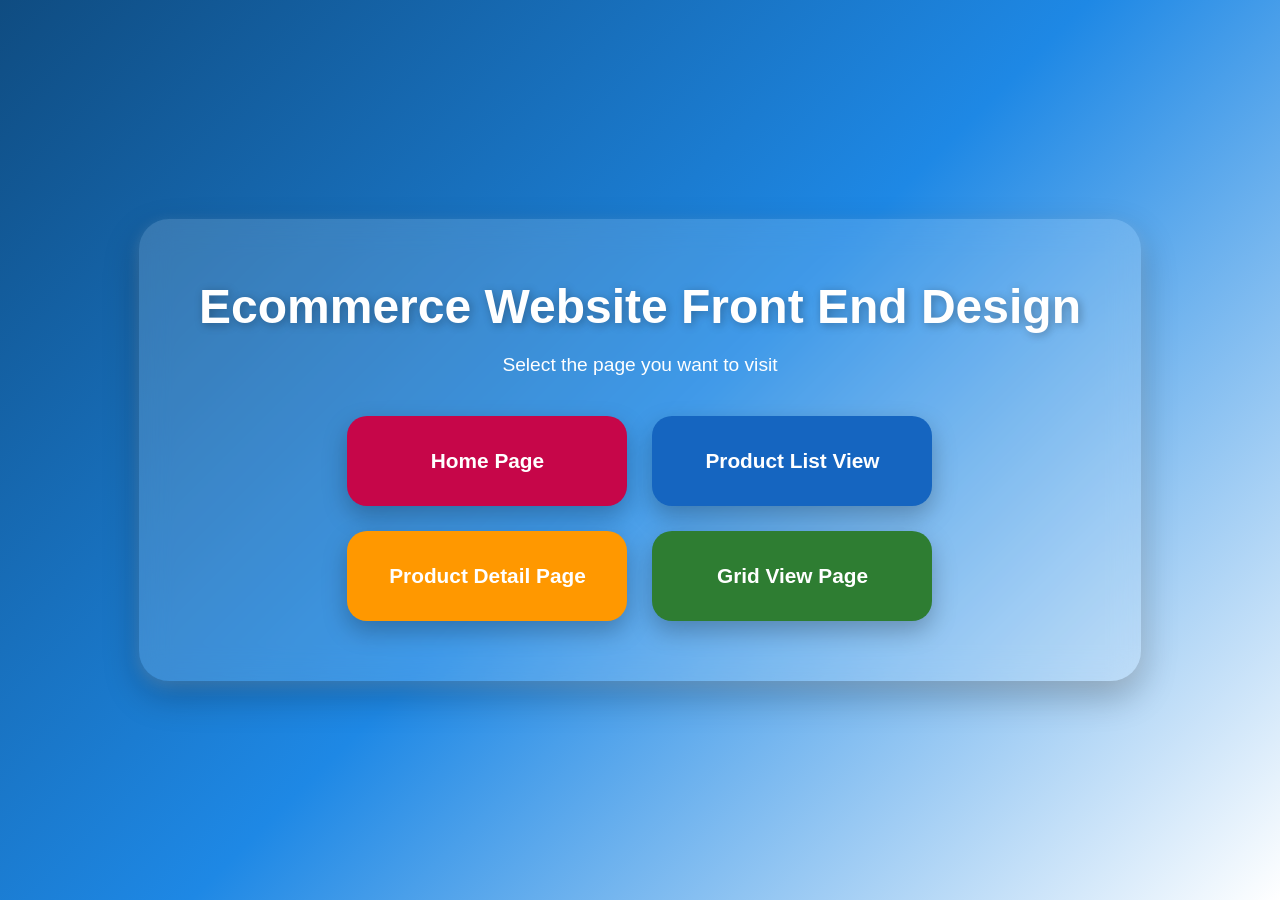
<file: index.html>
<!DOCTYPE html>
<html lang="en">
<head>
<meta charset="UTF-8">
<meta name="viewport" content="width=device-width, initial-scale=1.0">
<title>Select Page</title>

<style>
*{
    margin:0;
    padding:0;
    box-sizing:border-box;
    font-family:'Segoe UI', Tahoma, Geneva, Verdana, sans-serif;
}

body{
    height:100vh;
    display:flex;
    justify-content:center;
    align-items:center;
    background:linear-gradient(135deg,#0f4c81,#1e88e5,#ffffff);
    overflow:hidden;
}

.container{
    text-align:center;
    background:rgba(255,255,255,0.15);
    backdrop-filter:blur(15px);
    padding:60px;
    border-radius:30px;
    box-shadow:
        0 15px 35px rgba(0,0,0,0.25),
        0 5px 15px rgba(255,255,255,0.2);
}

h1{
    color:white;
    font-size:3rem;
    margin-bottom:20px;
    text-shadow:2px 2px 10px rgba(0,0,0,0.3);
}

p{
    color:white;
    font-size:1.2rem;
    margin-bottom:40px;
}

/* BUTTON GRID */
.btn-container{
    display:grid;
    grid-template-columns: repeat(2, 280px);
    gap:25px;
    justify-content:center;
}

.btn{
    height:90px;
    border:none;
    border-radius:20px;
    font-size:1.3rem;
    font-weight:bold;
    cursor:pointer;
    transition:all 0.3s ease;
    box-shadow:0 10px 25px rgba(0,0,0,0.25);
}

/* BUTTON COLORS */
.btn1{ background:rgb(198, 6, 73); color:white; }
.btn2{ background:#1565c0; color:white; }
.btn3{ background:#ff9800; color:white; }
.btn4{ background:#2e7d32; color:white; }

.btn:hover{
    transform:translateY(-8px) scale(1.05);
    box-shadow:0 18px 35px rgba(0,0,0,0.35);
}

.btn:active{
    transform:scale(0.98);
}

/* MOBILE RESPONSIVE */
@media (max-width: 650px){
    .btn-container{
        grid-template-columns: 1fr;
    }
}
</style>
</head>

<body>

<div class="container">
    <h1>Ecommerce Website Front End Design</h1>
    <p>Select the page you want to visit</p>

    <div class="btn-container">

        <button class="btn btn1"
            onclick="window.location.href='homepage.html'">
            Home Page
        </button>

        <button class="btn btn2"
            onclick="window.location.href='weblist view.html'">
            Product List View
        </button>

        <button class="btn btn3"
            onclick="window.location.href='product detail page.html'">
            Product Detail Page
        </button>

        <button class="btn btn4"
            onclick="window.location.href='weblist grid view.html'">
            Grid View Page
        </button>

    </div>
</div>

</body>
</html>
</file>
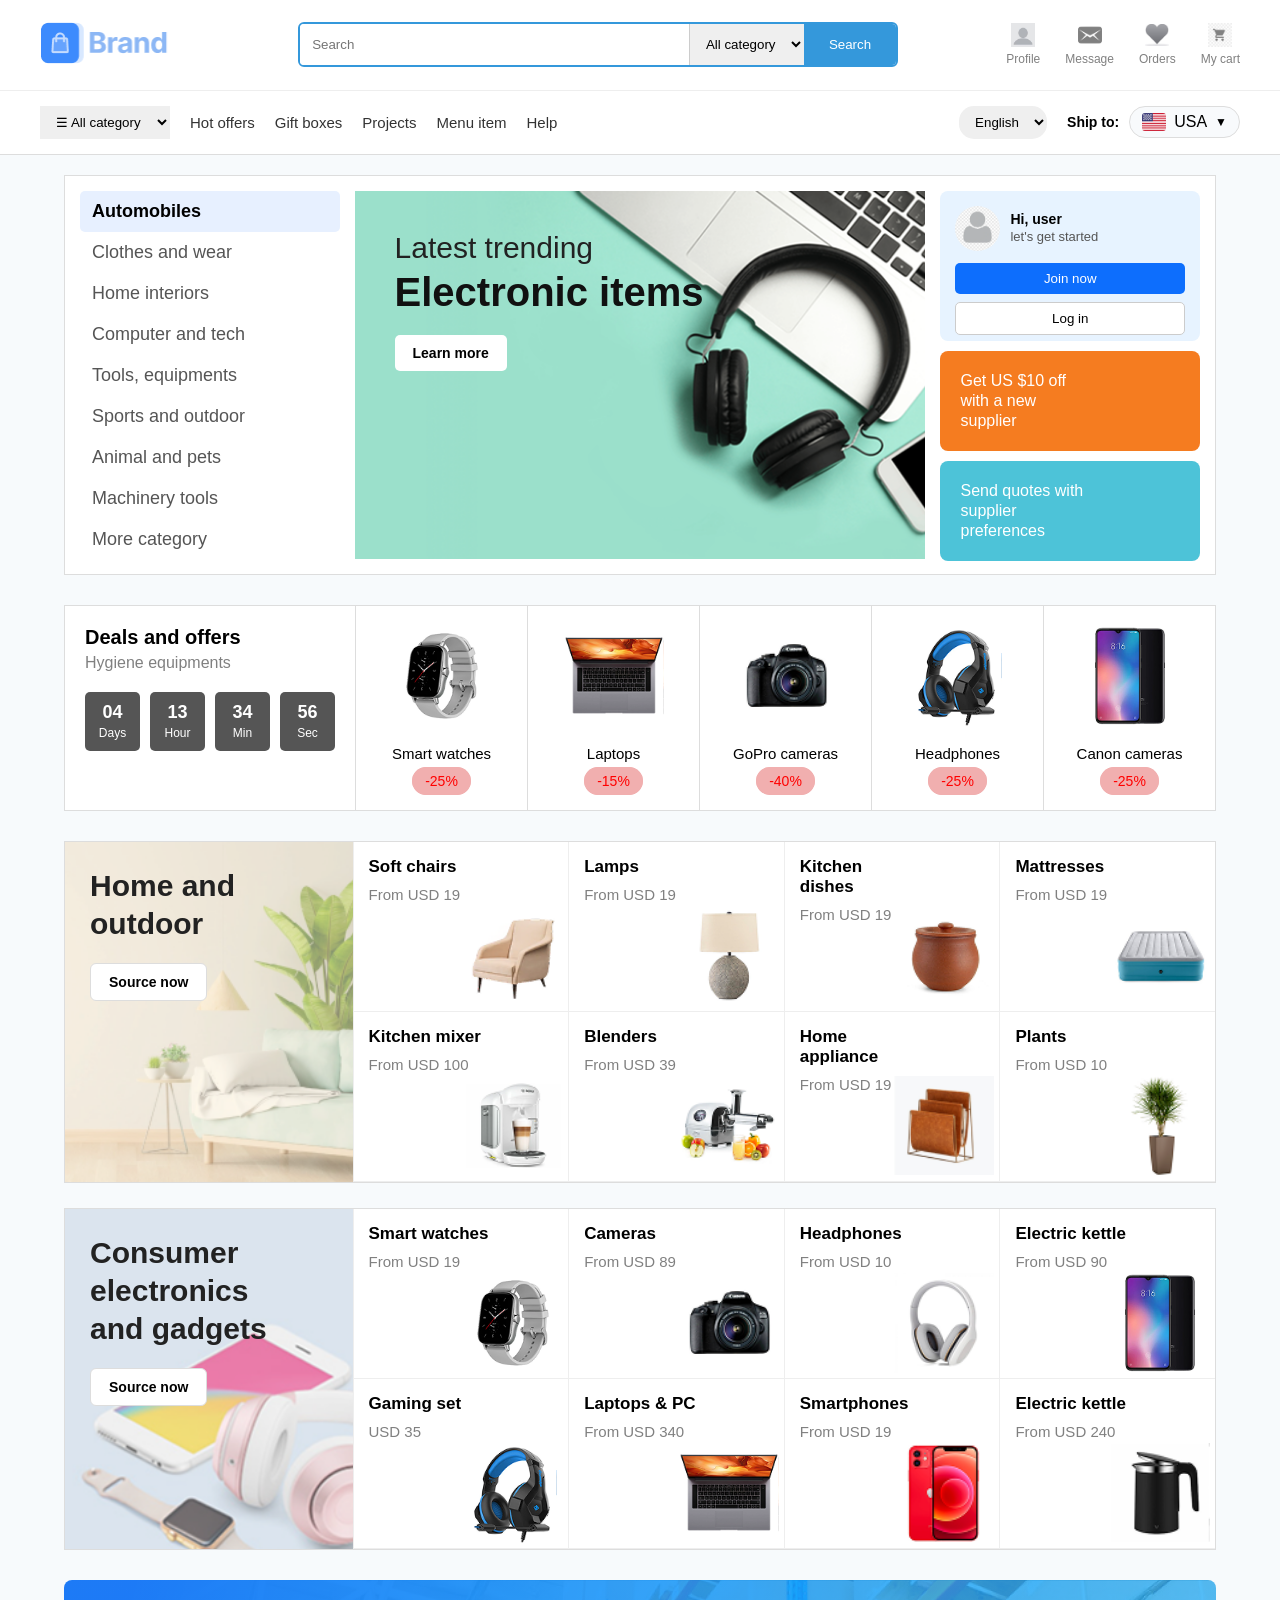
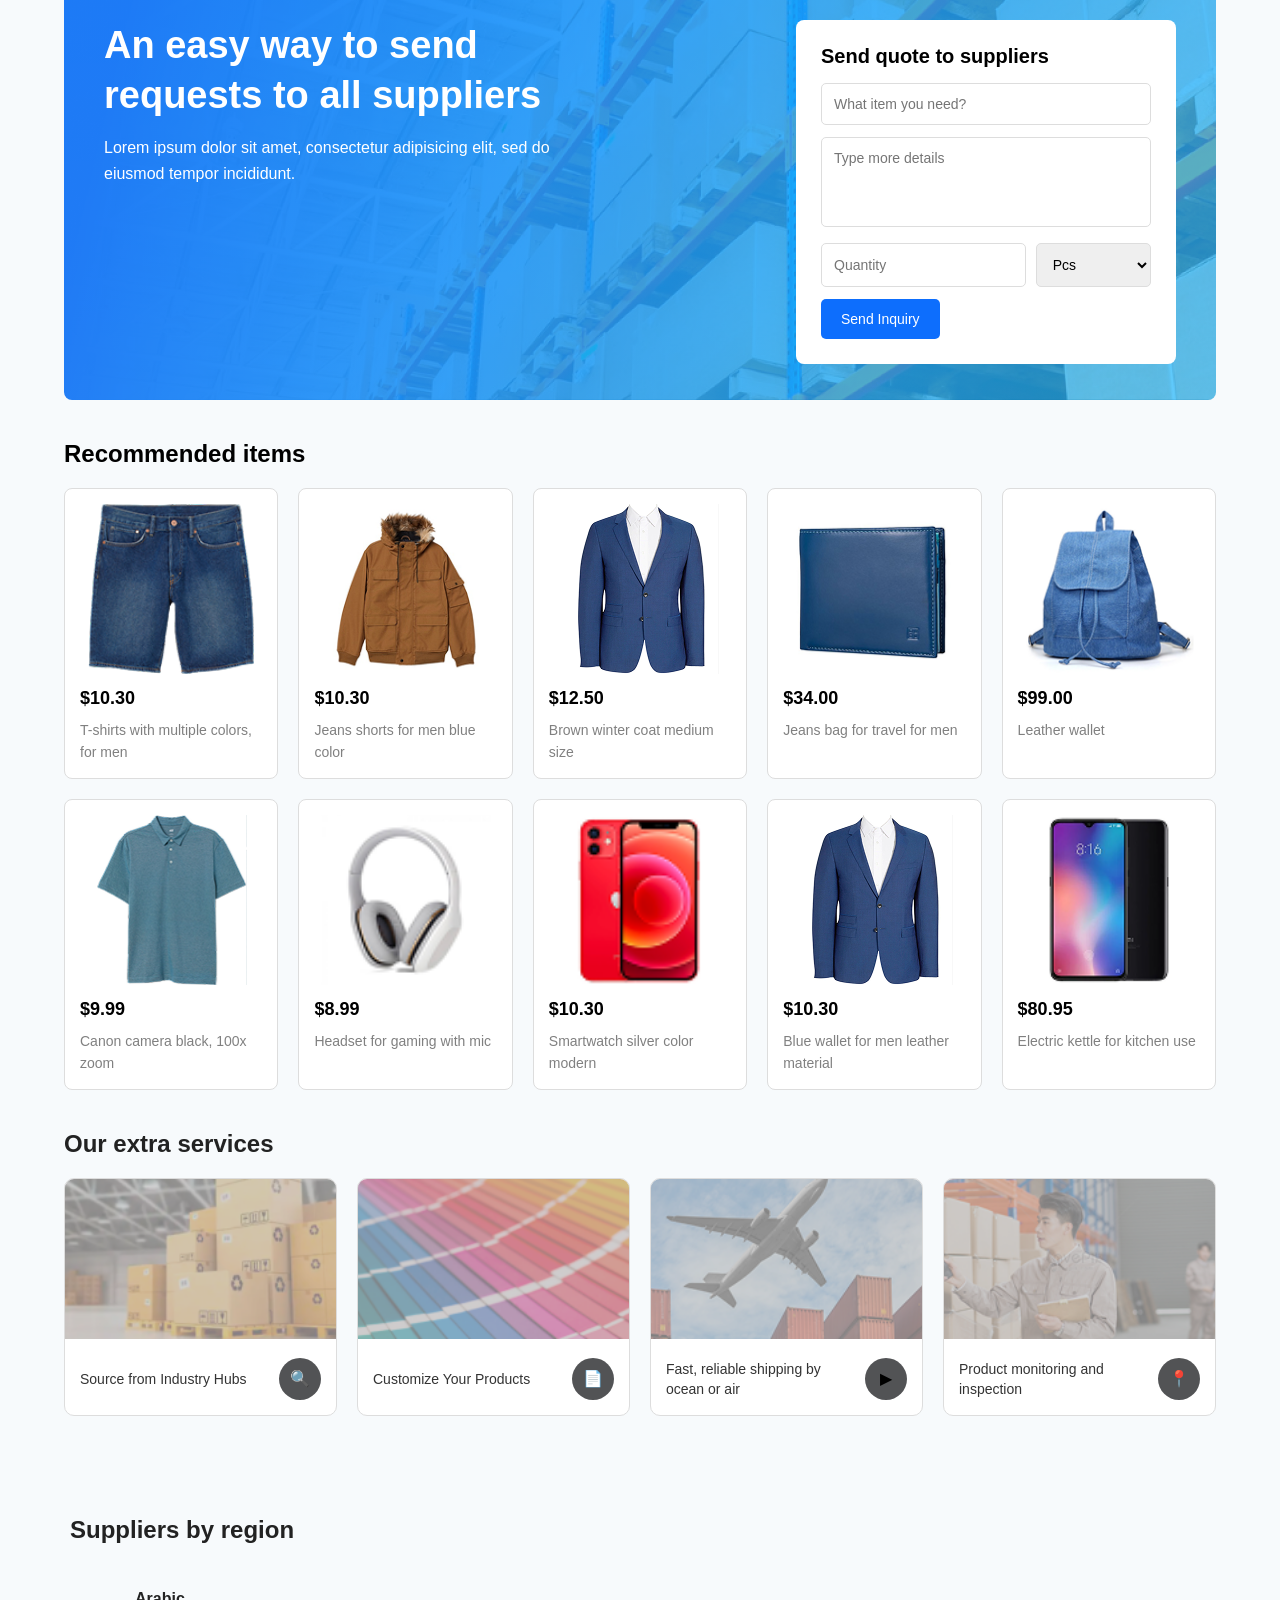
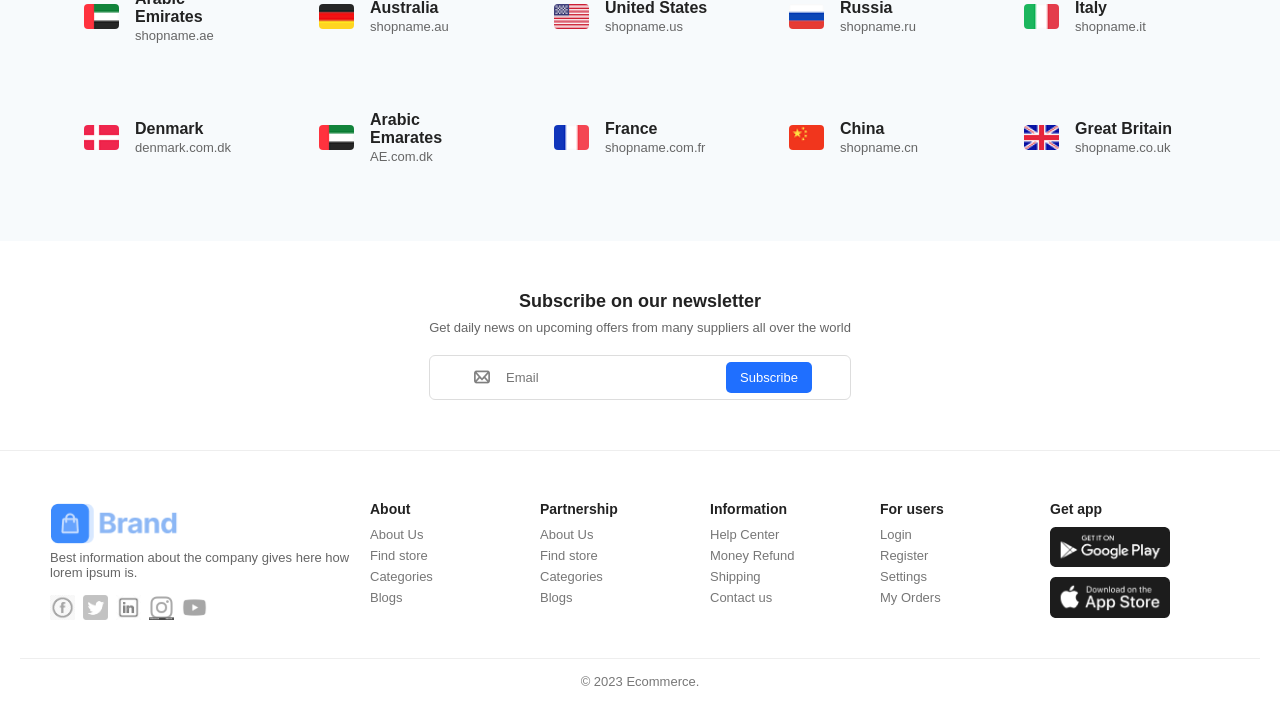
<file: homepage.html>
<!doctype html>
<html lang="en">
<head>
  <meta charset="UTF-8">
  <meta name="viewport" content="width=device-width, initial-scale=1.0">
  <title>E-Commerce Website</title>

  <link rel="stylesheet" href="style.css">
</head>
<script>
        document.addEventListener("DOMContentLoaded", () => {

            const minSlider = document.getElementById("minSlider");
            const maxSlider = document.getElementById("maxSlider");

            const minPrice = document.getElementById("minPrice");
            const maxPrice = document.getElementById("maxPrice");

            function updateSlider() {

                let minVal = parseInt(minSlider.value);
                let maxVal = parseInt(maxSlider.value);

                if (minVal >= maxVal) {
                    minSlider.value = maxVal - 100;
                    minVal = maxVal - 100;
                }

                minPrice.value = "$" + minVal;
                maxPrice.value = "$" + maxVal;
            }

            minSlider.addEventListener("input", updateSlider);
            maxSlider.addEventListener("input", updateSlider);

            updateSlider();
        });


        document.addEventListener("DOMContentLoaded", function () {

            document.querySelectorAll(".filter-header").forEach(header => {
                header.addEventListener("click", function () {
                    this.parentElement.classList.toggle("active");
                });
            });

        });
        document.addEventListener("DOMContentLoaded", function () {

            const countries = [
                {
                    code: "AE",
                    name: "UAE",
                    flag: "./assets/Layout1/Image/flags/AE@2x.png"
                },

                {
                    code: "CN",
                    name: "China",
                    flag: "./assets/Layout1/Image/flags/CN@2x.png"
                },

                {
                    code: "DE",
                    name: "Germany",
                    flag: "./assets/Layout1/Image/flags/DE@2x.png"
                },

                {
                    code: "DK",
                    name: "Denmark",
                    flag: "./assets/Layout1/Image/flags/DK@2x.png"
                },

                {
                    code: "FR",
                    name: "France",
                    flag: "./assets/Layout1/Image/flags/FR@2x.png"
                },

                {
                    code: "GB",
                    name: "UK",
                    flag: "./assets/Layout1/Image/flags/GB@2x.png"
                },

                {
                    code: "IT",
                    name: "Italy",
                    flag: "./assets/Layout1/Image/flags/IT@2x.png"
                },

                {
                    code: "RU",
                    name: "Russia",
                    flag: "./assets/Layout1/Image/flags/RU@2x.png"
                },

                {
                    code: "US",
                    name: "USA",
                    flag: "./assets/Layout1/Image/flags/US@2x.png"
                }
            ];


            const dropdownBtn = document.getElementById("dropdownBtn");
            const dropdownMenu = document.getElementById("dropdownMenu");

            const selectedFlag =
                document.getElementById("selectedFlag");

            const selectedCountry =
                document.getElementById("selectedCountry");

            const selectedCountryCode =
                document.getElementById("selectedCountryCode");


            // CREATE OPTIONS
            countries.forEach(country => {

                const option = document.createElement("div");

                option.classList.add("flag-option");

                option.innerHTML = `
      <img src="${country.flag}" alt="${country.name}">
      <span>${country.name}</span>
    `;

                // CLICK EVENT
                option.addEventListener("click", () => {

                    selectedFlag.src = country.flag;

                    selectedCountry.textContent = country.name;

                    selectedCountryCode.value = country.code;

                    dropdownMenu.classList.remove("show");

                });

                dropdownMenu.appendChild(option);

            });


            // OPEN/CLOSE MENU
            dropdownBtn.addEventListener("click", (e) => {

                e.stopPropagation();

                dropdownMenu.classList.toggle("show");

            });


            // CLOSE IF CLICK OUTSIDE
            document.addEventListener("click", () => {

                dropdownMenu.classList.remove("show");

            });

        });
        
  // OPEN/CLOSE MENU
  dropdownBtn.addEventListener("click", (e) => {

    e.stopPropagation();

    dropdownMenu.classList.toggle("show");

  });


  // CLOSE IF CLICK OUTSIDE
  document.addEventListener("click", () => {

    dropdownMenu.classList.remove("show");

  });


// SELECT CATEGORY FUNCTIONALITY

const items = document.querySelectorAll(".categories ul li");

items.forEach(item => {

    item.addEventListener("click", () => {

        // remove active class from all
        items.forEach(li => {
            li.classList.remove("active");
        });

        // add active class to clicked item
        item.classList.add("active");

    });

});


document.addEventListener("DOMContentLoaded", () => {

    const minSlider = document.getElementById("minSlider");
    const maxSlider = document.getElementById("maxSlider");

    const minPrice = document.getElementById("minPrice");
    const maxPrice = document.getElementById("maxPrice");

    function updateSlider() {

        let minVal = parseInt(minSlider.value);
        let maxVal = parseInt(maxSlider.value);

        if (minVal >= maxVal) {
            minSlider.value = maxVal - 100;
            minVal = maxVal - 100;
        }

        minPrice.value = "$" + minVal;
        maxPrice.value = "$" + maxVal;
    }

    minSlider.addEventListener("input", updateSlider);
    maxSlider.addEventListener("input", updateSlider);

    updateSlider();
});


document.addEventListener("DOMContentLoaded", function () {

    document.querySelectorAll(".filter-header").forEach(header => {
        header.addEventListener("click", function () {
            this.parentElement.classList.toggle("active");
        });
    });

});
// Dropdown toggle
document.querySelectorAll(".filter-header").forEach(header => {
header.addEventListener("click", () => {
header.parentElement.classList.toggle("active");
});
});

// Slider
const minSlider = document.getElementById("minSlider");
const maxSlider = document.getElementById("maxSlider");

const minPrice = document.getElementById("minPrice");
const maxPrice = document.getElementById("maxPrice");

function updateSlider() {

let minVal = parseInt(minSlider.value);
let maxVal = parseInt(maxSlider.value);

if (minVal >= maxVal) {
minSlider.value = maxVal - 100;
minVal = maxVal - 100;
}

minPrice.value = "$" + minVal;
maxPrice.value = "$" + maxVal;
}

minSlider.addEventListener("input", updateSlider);
maxSlider.addEventListener("input", updateSlider);

updateSlider();
    </script>
<body>

<!-- =========================
     NAVBAR START
========================= -->
    <nav class="navbar">

        <!-- TOP NAV -->
        <div class="top-nav">

            <!-- LOGO -->
            <div class="logo">
                <img src="./assets/Layout/Brand/logo-colored.png" alt="">
            </div>

            <!-- SEARCH -->
            <div class="search-box">
                <input type="text" placeholder="Search">

                <select>
                    <option>All category</option>
                    <option>Electronics</option>
                    <option>Fashion</option>
                </select>

                <button>Search</button>
            </div>

            <div class="nav-icons">

                <div class="icon-item">
                    <img src="./assets/nav/prof.jfif" alt="">
                    <span>Profile</span>
                </div>

                <div class="icon-item">
                    <img src="./assets/nav/mess.png" alt="">
                    <span>Message</span>
                </div>

                <div class="icon-item">
                    <img src="./assets/nav/order.jfif" alt="">
                    <span>Orders</span>
                </div>

                <div class="icon-item">
                    <img src="./assets/nav/cart.png" alt="">
                    <span>My cart</span>
                </div>

            </div>

        </div>

        <!-- BOTTOM NAV -->
        <div class="bottom-nav">

            <div class="menu-left">

                <select>
                    <option>☰ All category</option>
                </select>

                <a href="#">Hot offers</a>
                <a href="#">Gift boxes</a>
                <a href="#">Projects</a>
                <a href="#">Menu item</a>
                <a href="#">Help</a>

            </div>

            <div class="menu-right">

                <!-- LANGUAGE -->
                <select class="lang">
                    <option>English</option>
                    <option>Urdu</option>
                </select>

                <!-- COUNTRY -->
                <div class="country-selector-bar">

                    <span class="ship-label">Ship to:</span>

                    <div class="dropdown-btn" id="dropdownBtn">

                        <img id="selectedFlag" src="./assets/Layout1/Image/flags/US@2x.png" alt="USA">

                        <span id="selectedCountry">USA</span>

                        <span class="dropdown-arrow">▼</span>

                    </div>

                    <div class="dropdown-menu" id="dropdownMenu"></div>

                    <input type="hidden" id="selectedCountryCode" value="US">

                </div>

            </div>

        </div>

    </nav>
<!-- =========================
     NAVBAR END
========================= -->

<div class="main">

<!-- =========================
     HERO SECTION
========================= -->
<section class="hero-section">

  <!-- LEFT CATEGORY -->
  <div class="categories">

    <ul>
      <li class="active">Automobiles</li>
      <li>Clothes and wear</li>
      <li>Home interiors</li>
      <li>Computer and tech</li>
      <li>Tools, equipments</li>
      <li>Sports and outdoor</li>
      <li>Animal and pets</li>
      <li>Machinery tools</li>
      <li>More category</li>
    </ul>

  </div>

  <!-- HERO BANNER -->
  <div class="hero-banner">

    <img src="./assets/Image/backgrounds/Banner-board-800x420 2.png">

    <div class="hero-banner-text">

      <h3>Latest trending</h3>

      <h1>Electronic items</h1>

      <button>Learn more</button>

    </div>

  </div>

  <!-- RIGHT SIDE -->
  <div class="side-boxes">

    <!-- USER BOX -->
    <div class="user-box">

      <div class="user-info">

        <img src="./assets/user.png">

        <div>
          <p>Hi, user</p>
          <span>let's get started</span>
        </div>

      </div>

      <button class="join-btn">Join now</button>

      <button class="login-btn">Log in</button>

    </div>

    <!-- OFFER -->
    <div class="offer-box orange">
      <p>Get US $10 off <br> with a new <br> supplier</p>
    </div>

    <div class="offer-box blue">
      <p>Send quotes with <br> supplier <br> preferences</p>
    </div>

  </div>

</section>



<!-- =========================
     DEAL SECTION
========================= -->
<section class="deals-section">

  <!-- TIMER -->
  <div class="deal-box timer-box">

    <h3>Deals and offers</h3>

    <p>Hygiene equipments</p>

    <div class="timer">

      <div class="time">
        <span>04</span>
        <small>Days</small>
      </div>

      <div class="time">
        <span>13</span>
        <small>Hour</small>
      </div>

      <div class="time">
        <span>34</span>
        <small>Min</small>
      </div>

      <div class="time">
        <span>56</span>
        <small>Sec</small>
      </div>

    </div>

  </div>

  <!-- PRODUCTS -->
  <div class="deal-box product">
    <img src="./assets/Image/tech/8.png">
    <p>Smart watches</p>
    <span>-25%</span>
  </div>

  <div class="deal-box product">
    <img src="./assets/Image/tech/image 34.png">
    <p>Laptops</p>
    <span>-15%</span>
  </div>

  <div class="deal-box product">
    <img src="./assets/Image/tech/6.png">
    <p>GoPro cameras</p>
    <span>-40%</span>
  </div>

  <div class="deal-box product">
    <img src="./assets/Image/tech/image 29.png">
    <p>Headphones</p>
    <span>-25%</span>
  </div>

  <div class="deal-box product">
    <img src="./assets/Image/tech/image 23.png">
    <p>Canon cameras</p>
    <span>-25%</span>
  </div>

</section>



<!-- =========================
     PRODUCT SECTION 1
========================= -->
<section class="product-wrapper">

  <!-- LEFT BANNER -->
  <div class="product-banner banner1">

    <div class="product-banner-content">

      <h2>Home and outdoor</h2>

      <button>Source now</button>

    </div>

  </div>

  <!-- PRODUCTS -->
  <div class="products-grid">

    <div class="product-card">
      <h4>Soft chairs</h4>
      <p>From USD 19</p>
      <img src="./assets/Image/interior/1.png">
    </div>

    <div class="product-card">
      <h4>Lamps</h4>
      <p>From USD 19</p>
      <img src="./assets/Image/interior/6.png">
    </div>

    <div class="product-card">
      <h4>Kitchen dishes</h4>
      <p>From USD 19</p>
      <img src="./assets/Image/interior/3.png">
    </div>

    <div class="product-card">
      <h4>Mattresses</h4>
      <p>From USD 19</p>
      <img src="./assets/Image/interior/image 93.png">
    </div>

    <div class="product-card">
      <h4>Kitchen mixer</h4>
      <p>From USD 100</p>
      <img src="./assets/Image/interior/8.png">
    </div>

    <div class="product-card">
      <h4>Blenders</h4>
      <p>From USD 39</p>
      <img src="./assets/Image/interior/9.png">
    </div>

    <div class="product-card">
      <h4>Home appliance</h4>
      <p>From USD 19</p>
      <img src="./assets/Image/interior/7.png">
    </div>

    <div class="product-card">
      <h4>Plants</h4>
      <p>From USD 10</p>
      <img src="./assets/Image/interior/image 89.png">
    </div>

  </div>

</section>


<section class="product-wrapper">

  <!-- LEFT BANNER -->
  <div class="product-banner banner2">

    <div class="product-banner-content">

      <h2>Consumer electronics and gadgets</h2>

      <button>Source now</button>

    </div>

  </div>

  <!-- PRODUCTS -->
  <div class="products-grid">

    <div class="product-card">
      <h4>Smart watches</h4>
      <p>From USD 19</p>
      <img src="./assets/Image/tech/8.png">
    </div>

    <div class="product-card">
      <h4>Cameras</h4>
      <p>From USD 89</p>
      <img src="./assets/Image/tech/6.png">
    </div>

    <div class="product-card">
      <h4>Headphones</h4>
      <p>From USD 10</p>
      <img src="./assets/Image/tech/image 86.png">
    </div>

    <div class="product-card">
      <h4>Electric kettle</h4>
      <p>From USD 90</p>
      <img src="./assets/Image/tech/image 23.png">
    </div>

    <div class="product-card">
      <h4>Gaming set</h4>
      <p>USD 35</p>
      <img src="./assets/Image/tech/image 29.png">
    </div>

    <div class="product-card">
      <h4>Laptops & PC</h4>
      <p>From USD 340</p>
      <img src="./assets/Image/tech/image 34.png">
    </div>

    <div class="product-card">
      <h4>Smartphones</h4>
      <p>From USD 19</p>
      <img src="./assets/Image/tech/image 33.png">
    </div>

    <div class="product-card">
      <h4>Electric kettle</h4>
      <p>From USD 240</p>
      <img src="./assets/Image/tech/image 85.png">
    </div>

  </div>

</section>
<!-- =========================
     INQUIRY SECTION
========================= -->
<section class="supplier-section">

    <!-- Left Side -->
    <div class="supplier-left">

        <h2>An easy way to send requests to all suppliers</h2>

        <p>
            Lorem ipsum dolor sit amet, consectetur adipisicing elit,
            sed do eiusmod tempor incididunt.
        </p>

    </div>

    <!-- Right Side -->
    <div class="supplier-form-box">

        <h3>Send quote to suppliers</h3>

        <input type="text" placeholder="What item you need?">

        <textarea placeholder="Type more details"></textarea>

        <div class="supplier-row">

            <input type="number" placeholder="Quantity">

            <select>
                <option>Pcs</option>
                <option>Kg</option>
                <option>Box</option>
            </select>

        </div>

        <button>Send Inquiry</button>

    </div>

</section>
<!-- =========================
     RECOMMENDED PRODUCTS
========================= -->

<section class="recommended-products">

    <h2>Recommended items</h2>

    <div class="recommended-grid">

          <div class="recommended-card">
            <img src="./assets/Layout/alibaba/Image/cloth/Bitmap (2).png">
            <h3>$10.30</h3>
            <p>T-shirts with multiple colors, for men</p>
        </div>

        <div class="recommended-card">
            <img src="./assets/Layout/alibaba/Image/cloth/2 1.png">
            <h3>$10.30</h3>
            <p>Jeans shorts for men blue color</p>
        </div>

        <div class="recommended-card">
            <img src="./assets/Layout/alibaba/Image/cloth/image 30.png">
            <h3>$12.50</h3>
            <p>Brown winter coat medium size</p>
        </div>

        <div class="recommended-card">
            <img src="./assets/Layout/alibaba/Image/cloth/image 24.png">
            <h3>$34.00</h3>
            <p>Jeans bag for travel for men</p>
        </div>

        <div class="recommended-card">
            <img src="./assets/Layout/alibaba/Image/cloth/image 26.png">
            <h3>$99.00</h3>
            <p>Leather wallet</p>
        </div>

        <div class="recommended-card">
            <img src="./assets/Layout/alibaba/Image/cloth/Bitmap.png">
            <h3>$9.99</h3>
            <p>Canon camera black, 100x zoom</p>
        </div>

        <div class="recommended-card">
            <img src="./assets/Image/tech/image 86.png">
            <h3>$8.99</h3>
            <p>Headset for gaming with mic</p>
        </div>

        <div class="recommended-card">
            <img src="./assets/Image/tech/image 33.png">
            <h3>$10.30</h3>
            <p>Smartwatch silver color modern</p>
        </div>

        <div class="recommended-card">
            <img src="./assets/Layout/alibaba/Image/cloth/image 30.png">
            <h3>$10.30</h3>
            <p>Blue wallet for men leather material</p>
        </div>

        <div class="recommended-card">
            <img src="./assets/Image/tech/image 23.png">
            <h3>$80.95</h3>
            <p>Electric kettle for kitchen use</p>
        </div>

    </div>

</section>
<!-- =========================
     SECTION 3 : EXTRA SERVICES
========================= -->

<section class="services-section">

    <h2>Our extra services</h2>

    <div class="services-grid">

        <div class="service-card">
            <img src="./assets/Image/backgrounds/Mask group.png">
            <div class="service-content">
                <p>Source from Industry Hubs</p>
                <button>🔍</button>
            </div>
        </div>

        <div class="service-card">
            <img src="./assets/Image/backgrounds/Mask group (1).png">
            <div class="service-content">
                <p>Customize Your Products</p>
                <button>📄</button>
            </div>
        </div>

        <div class="service-card">
            <img src="./assets/Image/backgrounds/image 106.png">
            <div class="service-content">
                <p>Fast, reliable shipping by ocean or air</p>
                <button>▶</button>
            </div>
        </div>

        <div class="service-card">
            <img src="./assets/Image/backgrounds/image 107.png">
            <div class="service-content">
                <p>Product monitoring and inspection</p>
                <button>📍</button>
            </div>
        </div>

    </div>

</section>

<!-- =========================
     SUPPLIER BY REGION
========================= -->
<section class="region-section">

    <h2>Suppliers by region</h2>

    <div class="region-grid">

        <div class="region-item">
            <img src="./assets/Layout1/Image/flags/AE@2x.png">
            <div>
                <span class="country">Arabic Emirates</span>
                <small>shopname.ae</small>
            </div>
        </div>

        <div class="region-item">
            <img src="./assets/Layout1/Image/flags/DE@2x.png">
            <div>
                <span class="country">Australia</span>
                <small>shopname.au</small>
            </div>
        </div>

        <div class="region-item">
            <img src="./assets/Layout1/Image/flags/US@2x.png">
            <div>
                <span class="country">United States</span>
                <small>shopname.us</small>
            </div>
        </div>

        <div class="region-item">
            <img src="./assets/Layout1/Image/flags/RU@2x.png">
            <div>
                <span class="country">Russia</span>
                <small>shopname.ru</small>
            </div>
        </div>

        <div class="region-item">
            <img src="./assets/Layout1/Image/flags/IT@2x.png">
            <div>
                <span class="country">Italy</span>
                <small>shopname.it</small>
            </div>
        </div>

        <div class="region-item">
            <img src="./assets/Layout1/Image/flags/DK@2x.png">
            <div>
                <span class="country">Denmark</span>
                <small>denmark.com.dk</small>
            </div>
        </div>
 <div class="region-item">
            <img src="./assets/Layout1/Image/flags/AE@2x.png">
            <div>
                <span class="country">Arabic Emarates</span>
                <small>AE.com.dk</small>
            </div>
        </div>
        <div class="region-item">
            <img src="./assets/Layout1/Image/flags/FR@2x.png">
            <div>
                <span class="country">France</span>
                <small>shopname.com.fr</small>
            </div>
        </div>

        <div class="region-item">
            <img src="./assets/Layout1/Image/flags/CN@2x.png">
            <div>
                <span class="country">China</span>
                <small>shopname.cn</small>
            </div>
        </div>

        <div class="region-item">
            <img src="./assets/Layout1/Image/flags/GB@2x.png">
            <div>
                <span class="country">Great Britain</span>
                <small>shopname.co.uk</small>
            </div>
        </div>

    </div>

</section>
</div>

<!-- =========================
     NEWSLETTER SECTION
========================= -->
<section class="newsletter-section">

    <div class="newsletter-box">

        <h2>Subscribe on our newsletter</h2>

        <p>
            Get daily news on upcoming offers from many suppliers all over the world
        </p>

        <div class="input-box">
            <img src="./assets/Layout1/icons/download.png" alt="mail icon">
            <input type="email" placeholder="Email">
            <button>Subscribe</button>
        </div>

    </div>

</section>
<!-- =========================
     FOOTER
========================= -->
<footer class="footer">

    <div class="footer-container">
 
        <!-- BRAND -->
        <div class="footer-col brand">
            <div class="logo">
      <img src="./assets/Layout/Brand/logo-colored.png" alt="">
    </div>
            <p>Best information about the company gives here how lorem ipsum is.</p>

            <div class="social-icons">
                <img src="./assets/Layout1/icons/fac.png">
                <img src="./assets/Layout1/icons/twi.png">
                <img src="./assets/Layout1/icons/link.png">
                <img src="./assets/Layout1/icons/insta.png">
                <img src="./assets/Layout1/icons/you.png">
            </div>
        </div>

        <!-- ABOUT -->
        <div class="footer-col">
            <h4>About</h4>
            <a href="#">About Us</a>
            <a href="#">Find store</a>
            <a href="#">Categories</a>
            <a href="#">Blogs</a>
        </div>

        <!-- PARTNERSHIP -->
        <div class="footer-col">
            <h4>Partnership</h4>
            <a href="#">About Us</a>
            <a href="#">Find store</a>
            <a href="#">Categories</a>
            <a href="#">Blogs</a>
        </div>

        <!-- INFORMATION -->
        <div class="footer-col">
            <h4>Information</h4>
            <a href="#">Help Center</a>
            <a href="#">Money Refund</a>
            <a href="#">Shipping</a>
            <a href="#">Contact us</a>
        </div>

        <!-- USERS -->
        <div class="footer-col">
            <h4>For users</h4>
            <a href="#">Login</a>
            <a href="#">Register</a>
            <a href="#">Settings</a>
            <a href="#">My Orders</a>
        </div>

        <!-- APP -->
        <div class="footer-col app">
            <h4>Get app</h4>
           <img src="./assets/Layout/Misc/Group.png">
            <img src="./assets/Layout/Misc/market-button.png">
        </div>

    </div>

    <div class="footer-bottom">
        <p>© 2023 Ecommerce.</p>
    </div>

</footer>


</body>
</html>
</file>
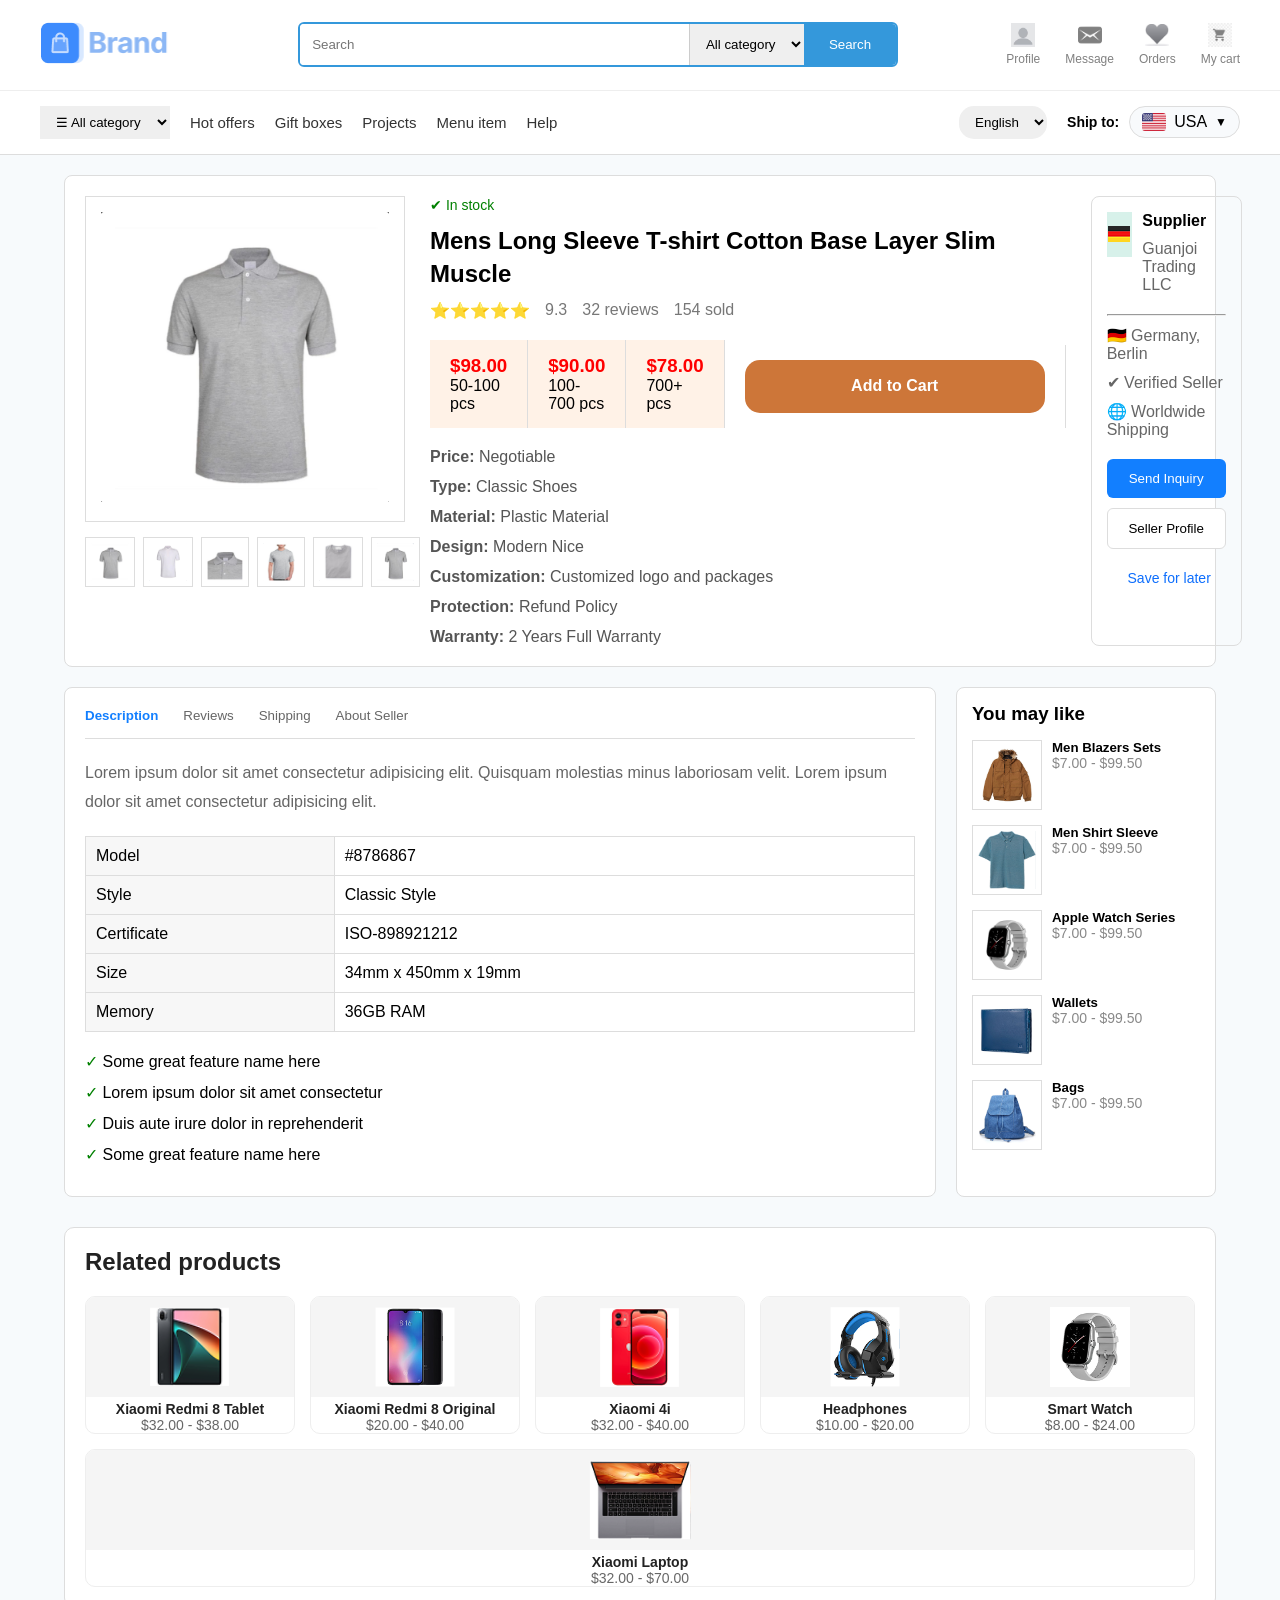
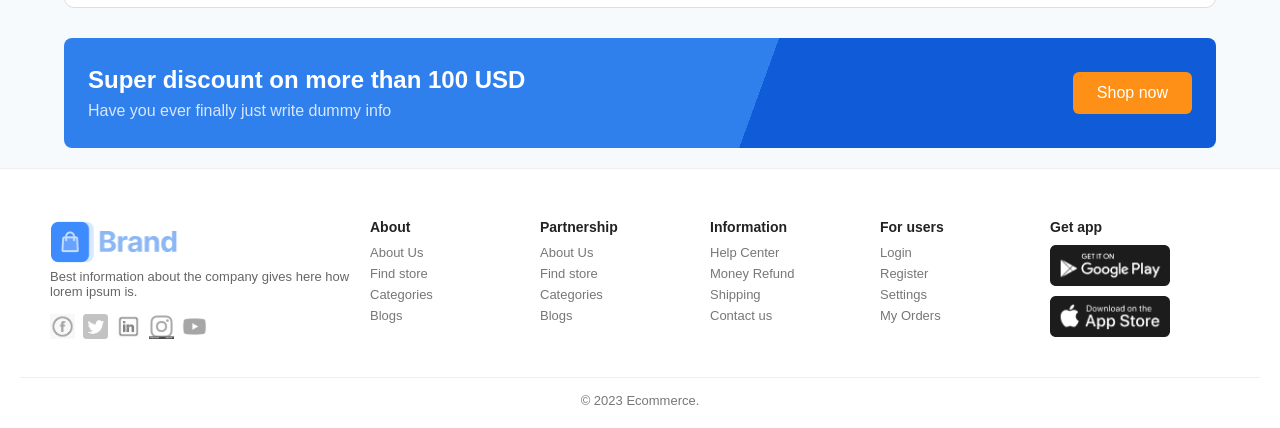
<file: product detail page.html>
<!DOCTYPE html>
<html lang="en">

<head>
    <meta charset="UTF-8">
    <meta name="viewport" content="width=device-width, initial-scale=1.0">
    <title>Product Detail</title>
    
    <link rel="stylesheet" href="product_detail.css">
    <script>
        document.addEventListener("DOMContentLoaded", () => {

            const minSlider = document.getElementById("minSlider");
            const maxSlider = document.getElementById("maxSlider");

            const minPrice = document.getElementById("minPrice");
            const maxPrice = document.getElementById("maxPrice");

            function updateSlider() {

                let minVal = parseInt(minSlider.value);
                let maxVal = parseInt(maxSlider.value);

                if (minVal >= maxVal) {
                    minSlider.value = maxVal - 100;
                    minVal = maxVal - 100;
                }

                minPrice.value = "$" + minVal;
                maxPrice.value = "$" + maxVal;
            }

            minSlider.addEventListener("input", updateSlider);
            maxSlider.addEventListener("input", updateSlider);

            updateSlider();
        });


        document.addEventListener("DOMContentLoaded", function () {

            document.querySelectorAll(".filter-header").forEach(header => {
                header.addEventListener("click", function () {
                    this.parentElement.classList.toggle("active");
                });
            });

        });
        document.addEventListener("DOMContentLoaded", function () {

            const countries = [
                {
                    code: "AE",
                    name: "UAE",
                    flag: "./assets/Layout1/Image/flags/AE@2x.png"
                },

                {
                    code: "CN",
                    name: "China",
                    flag: "./assets/Layout1/Image/flags/CN@2x.png"
                },

                {
                    code: "DE",
                    name: "Germany",
                    flag: "./assets/Layout1/Image/flags/DE@2x.png"
                },

                {
                    code: "DK",
                    name: "Denmark",
                    flag: "./assets/Layout1/Image/flags/DK@2x.png"
                },

                {
                    code: "FR",
                    name: "France",
                    flag: "./assets/Layout1/Image/flags/FR@2x.png"
                },

                {
                    code: "GB",
                    name: "UK",
                    flag: "./assets/Layout1/Image/flags/GB@2x.png"
                },

                {
                    code: "IT",
                    name: "Italy",
                    flag: "./assets/Layout1/Image/flags/IT@2x.png"
                },

                {
                    code: "RU",
                    name: "Russia",
                    flag: "./assets/Layout1/Image/flags/RU@2x.png"
                },

                {
                    code: "US",
                    name: "USA",
                    flag: "./assets/Layout1/Image/flags/US@2x.png"
                }
            ];


            const dropdownBtn = document.getElementById("dropdownBtn");
            const dropdownMenu = document.getElementById("dropdownMenu");

            const selectedFlag =
                document.getElementById("selectedFlag");

            const selectedCountry =
                document.getElementById("selectedCountry");

            const selectedCountryCode =
                document.getElementById("selectedCountryCode");


            // CREATE OPTIONS
            countries.forEach(country => {

                const option = document.createElement("div");

                option.classList.add("flag-option");

                option.innerHTML = `
      <img src="${country.flag}" alt="${country.name}">
      <span>${country.name}</span>
    `;

                // CLICK EVENT
                option.addEventListener("click", () => {

                    selectedFlag.src = country.flag;

                    selectedCountry.textContent = country.name;

                    selectedCountryCode.value = country.code;

                    dropdownMenu.classList.remove("show");

                });

                dropdownMenu.appendChild(option);

            });


            // OPEN/CLOSE MENU
            dropdownBtn.addEventListener("click", (e) => {

                e.stopPropagation();

                dropdownMenu.classList.toggle("show");

            });


            // CLOSE IF CLICK OUTSIDE
            document.addEventListener("click", () => {

                dropdownMenu.classList.remove("show");

            });

        });
    </script>
</head>

<body>
    <!-- =========================
     NAVBAR START
========================= -->
    <nav class="navbar">

        <!-- TOP NAV -->
        <div class="top-nav">

            <!-- LOGO -->
            <div class="logo">
                <img src="./assets/Layout/Brand/logo-colored.png" alt="">
            </div>

            <!-- SEARCH -->
            <div class="search-box">
                <input type="text" placeholder="Search">

                <select>
                    <option>All category</option>
                    <option>Electronics</option>
                    <option>Fashion</option>
                </select>

                <button>Search</button>
            </div>

            <div class="nav-icons">

                <div class="icon-item">
                    <img src="./assets/nav/prof.jfif" alt="">
                    <span>Profile</span>
                </div>

                <div class="icon-item">
                    <img src="./assets/nav/mess.png" alt="">
                    <span>Message</span>
                </div>

                <div class="icon-item">
                    <img src="./assets/nav/order.jfif" alt="">
                    <span>Orders</span>
                </div>

                <div class="icon-item">
                    <img src="./assets/nav/cart.png" alt="">
                    <span>My cart</span>
                </div>

            </div>

        </div>

        <!-- BOTTOM NAV -->
        <div class="bottom-nav">

            <div class="menu-left">

                <select>
                    <option>☰ All category</option>
                </select>

                <a href="#">Hot offers</a>
                <a href="#">Gift boxes</a>
                <a href="#">Projects</a>
                <a href="#">Menu item</a>
                <a href="#">Help</a>

            </div>

            <div class="menu-right">

                <!-- LANGUAGE -->
                <select class="lang">
                    <option>English</option>
                    <option>Urdu</option>
                </select>

                <!-- COUNTRY -->
                <div class="country-selector-bar">

                    <span class="ship-label">Ship to:</span>

                    <div class="dropdown-btn" id="dropdownBtn">

                        <img id="selectedFlag" src="./assets/Layout1/Image/flags/US@2x.png" alt="USA">

                        <span id="selectedCountry">USA</span>

                        <span class="dropdown-arrow">▼</span>

                    </div>

                    <div class="dropdown-menu" id="dropdownMenu"></div>

                    <input type="hidden" id="selectedCountryCode" value="US">

                </div>

            </div>

        </div>

    </nav>
    <!-- ================= PRODUCT SECTION ================= -->

    <section class="product-container">

        <!-- Left Images -->
        <div class="product-gallery">

            <div class="main-image">
                <img src="./assets/shirt/1.png" alt="">
            </div>

            <div class="thumbnail-container">
                <img src="./assets/shirt/1.png" alt="">
                <img src="./assets/shirt/2.png" alt="">
                <img src="./assets/shirt/3.png" alt="">
                <img src="./assets/shirt/4.png" alt="">
                <img src="./assets/shirt/5.png" alt="">
                <img src="./assets/shirt/6.png" alt="">
            </div>

        </div>

        <!-- Center Info -->

        <div class="product-info">

            <span class="stock">✔ In stock</span>

            <h2>Mens Long Sleeve T-shirt Cotton Base Layer Slim Muscle</h2>

            <div class="rating">
                ⭐⭐⭐⭐⭐
                <span>9.3</span>
                <span>32 reviews</span>
                <span>154 sold</span>
            </div>

            <div class="price-box">

                <div>
                    <h3>$98.00</h3>
                    <p>50-100 pcs</p>
                </div>

                <div>
                    <h3>$90.00</h3>
                    <p>100-700 pcs</p>
                </div>

                <div>
                    <h3>$78.00</h3>
                    <p>700+ pcs</p>
                </div>
                <div class="cart-wrapper">
                    <button class="add-to-cart-main">Add to Cart</button>
                </div>
            </div>

            <div class="details">

                <div><strong>Price:</strong> Negotiable</div>
                <div><strong>Type:</strong> Classic Shoes</div>
                <div><strong>Material:</strong> Plastic Material</div>
                <div><strong>Design:</strong> Modern Nice</div>
                <div><strong>Customization:</strong> Customized logo and packages</div>
                <div><strong>Protection:</strong> Refund Policy</div>
                <div><strong>Warranty:</strong> 2 Years Full Warranty</div>

            </div>

        </div>

        <!-- Supplier -->

        <div class="supplier-box">

            <div class="supplier-header">
                <div class="supplier-logo">
                    <img src="./assets/Layout1/Image/flags/DE@2x.png" alt="">
                </div>

                <div>
                    <h4>Supplier</h4>
                    <p>Guanjoi Trading LLC</p>
                </div>
            </div>

            <hr>

            <p>🇩🇪 Germany, Berlin</p>
            <p>✔ Verified Seller</p>
            <p>🌐 Worldwide Shipping</p>

            <button class="btn-primary">Send Inquiry</button>
            <button class="btn-secondary">Seller Profile</button>

            <!-- Save For Later -->
            <div class="save-later">
                <i class="fa-regular fa-heart"></i>
                <span>Save for later</span>
            </div>

        </div>

    </section>

    <!-- ================= DESCRIPTION SECTION ================= -->

    <section class="description-section">

        <!-- Left Side -->

        <div class="description-content">

            <div class="tabs">

                <button class="active">Description</button>
                <button>Reviews</button>
                <button>Shipping</button>
                <button>About Seller</button>

            </div>

            <p>
                Lorem ipsum dolor sit amet consectetur adipisicing elit.
                Quisquam molestias minus laboriosam velit.
                Lorem ipsum dolor sit amet consectetur adipisicing elit.
            </p>

            <table>

                <tr>
                    <td>Model</td>
                    <td>#8786867</td>
                </tr>

                <tr>
                    <td>Style</td>
                    <td>Classic Style</td>
                </tr>

                <tr>
                    <td>Certificate</td>
                    <td>ISO-898921212</td>
                </tr>

                <tr>
                    <td>Size</td>
                    <td>34mm x 450mm x 19mm</td>
                </tr>

                <tr>
                    <td>Memory</td>
                    <td>36GB RAM</td>
                </tr>

            </table>

            <ul>

                <li>Some great feature name here</li>
                <li>Lorem ipsum dolor sit amet consectetur</li>
                <li>Duis aute irure dolor in reprehenderit</li>
                <li>Some great feature name here</li>

            </ul>

        </div>

        <!-- Right Side -->

        <div class="related-products">

            <h3>You may like</h3>

            <div class="related-item">
                <img src="./assets/Layout/alibaba/Image/cloth/2 1.png" alt="">
                <div>
                    <h5>Men Blazers Sets</h5>
                    <p>$7.00 - $99.50</p>
                </div>
            </div>

            <div class="related-item">
                <img src="./assets/Layout/alibaba/Image/cloth/Bitmap.png" alt="">
                <div>
                    <h5>Men Shirt Sleeve</h5>
                    <p>$7.00 - $99.50</p>
                </div>
            </div>

            <div class="related-item">
                <img src="./assets/Image/tech/8.png" alt="">
                <div>
                    <h5>Apple Watch Series</h5>
                    <p>$7.00 - $99.50</p>
                </div>
            </div>

            <div class="related-item">
                <img src="./assets/Layout/alibaba/Image/cloth/image 24.png" alt="">
                <div>
                    <h5>Wallets</h5>
                    <p>$7.00 - $99.50</p>
                </div>
            </div>

            <div class="related-item">
                <img src="./assets/Layout/alibaba/Image/cloth/image 26.png" alt="">
                <div>
                    <h5>Bags</h5>
                    <p>$7.00 - $99.50</p>
                </div>
            </div>

        </div>

    </section>
    <!-- ================= RELATED PRODUCTS ================= -->

    <section class="related-section">

        <h2>Related products</h2>

        <div class="related-grid">

            <div class="product-card">
                <img src="./assets/Image/tech/image 32.png" alt="">

                <h4>Xiaomi Redmi 8 Tablet</h4>
                <p>$32.00 - $38.00</p>
            </div>

            <div class="product-card">
                <img src="./assets/Image/tech/image 23.png" alt="">

                <h4>Xiaomi Redmi 8 Original</h4>
                <p>$20.00 - $40.00</p>
            </div>

            <div class="product-card">
                <img src="./assets/Image/tech/image 33.png" alt="">
                <h4>Xiaomi 4i</h4>
                <p>$32.00 - $40.00</p>
            </div>

            <div class="product-card">
                <img src="./assets/Image/tech/image 29.png" alt="">
                <h4>Headphones</h4>
                <p>$10.00 - $20.00</p>
            </div>

            <div class="product-card">
                <img src="./assets/Image/tech/8.png" alt="">
                <h4>Smart Watch</h4>
                <p>$8.00 - $24.00</p>
            </div>

            <div class="product-card">
                <img src="./assets/Image/tech/image 34.png" alt="">
                <h4>Xiaomi Laptop</h4>
                <p>$32.00 - $70.00</p>
            </div>

        </div>

    </section>
    <!-- ================= DISCOUNT BANNER ================= -->

    <section class="discount-banner">

        <div class="discount-left">
            <h2>Super discount on more than 100 USD</h2>
            <p>Have you ever finally just write dummy info</p>
        </div>

        <button class="shop-btn">Shop now</button>

    </section>
    <!-- =========================
     FOOTER
========================= -->
    <footer class="footer">

        <div class="footer-container">

            <!-- BRAND -->
            <div class="footer-col brand">
                <div class="logo">
                    <img src="./assets/Layout/Brand/logo-colored.png" alt="">
                </div>
                <p>Best information about the company gives here how lorem ipsum is.</p>

                <div class="social-icons">
                    <img src="./assets/Layout1/icons/fac.png">
                    <img src="./assets/Layout1/icons/twi.png">
                    <img src="./assets/Layout1/icons/link.png">
                    <img src="./assets/Layout1/icons/insta.png">
                    <img src="./assets/Layout1/icons/you.png">
                </div>
            </div>

            <!-- ABOUT -->
            <div class="footer-col">
                <h4>About</h4>
                <a href="#">About Us</a>
                <a href="#">Find store</a>
                <a href="#">Categories</a>
                <a href="#">Blogs</a>
            </div>

            <!-- PARTNERSHIP -->
            <div class="footer-col">
                <h4>Partnership</h4>
                <a href="#">About Us</a>
                <a href="#">Find store</a>
                <a href="#">Categories</a>
                <a href="#">Blogs</a>
            </div>

            <!-- INFORMATION -->
            <div class="footer-col">
                <h4>Information</h4>
                <a href="#">Help Center</a>
                <a href="#">Money Refund</a>
                <a href="#">Shipping</a>
                <a href="#">Contact us</a>
            </div>

            <!-- USERS -->
            <div class="footer-col">
                <h4>For users</h4>
                <a href="#">Login</a>
                <a href="#">Register</a>
                <a href="#">Settings</a>
                <a href="#">My Orders</a>
            </div>

            <!-- APP -->
            <div class="footer-col app">
                <h4>Get app</h4>
                <img src="./assets/Layout/Misc/Group.png">
                <img src="./assets/Layout/Misc/market-button.png">
            </div>

        </div>

        <div class="footer-bottom">
            <p>© 2023 Ecommerce.</p>
        </div>

    </footer>
</body>

</html>
</file>
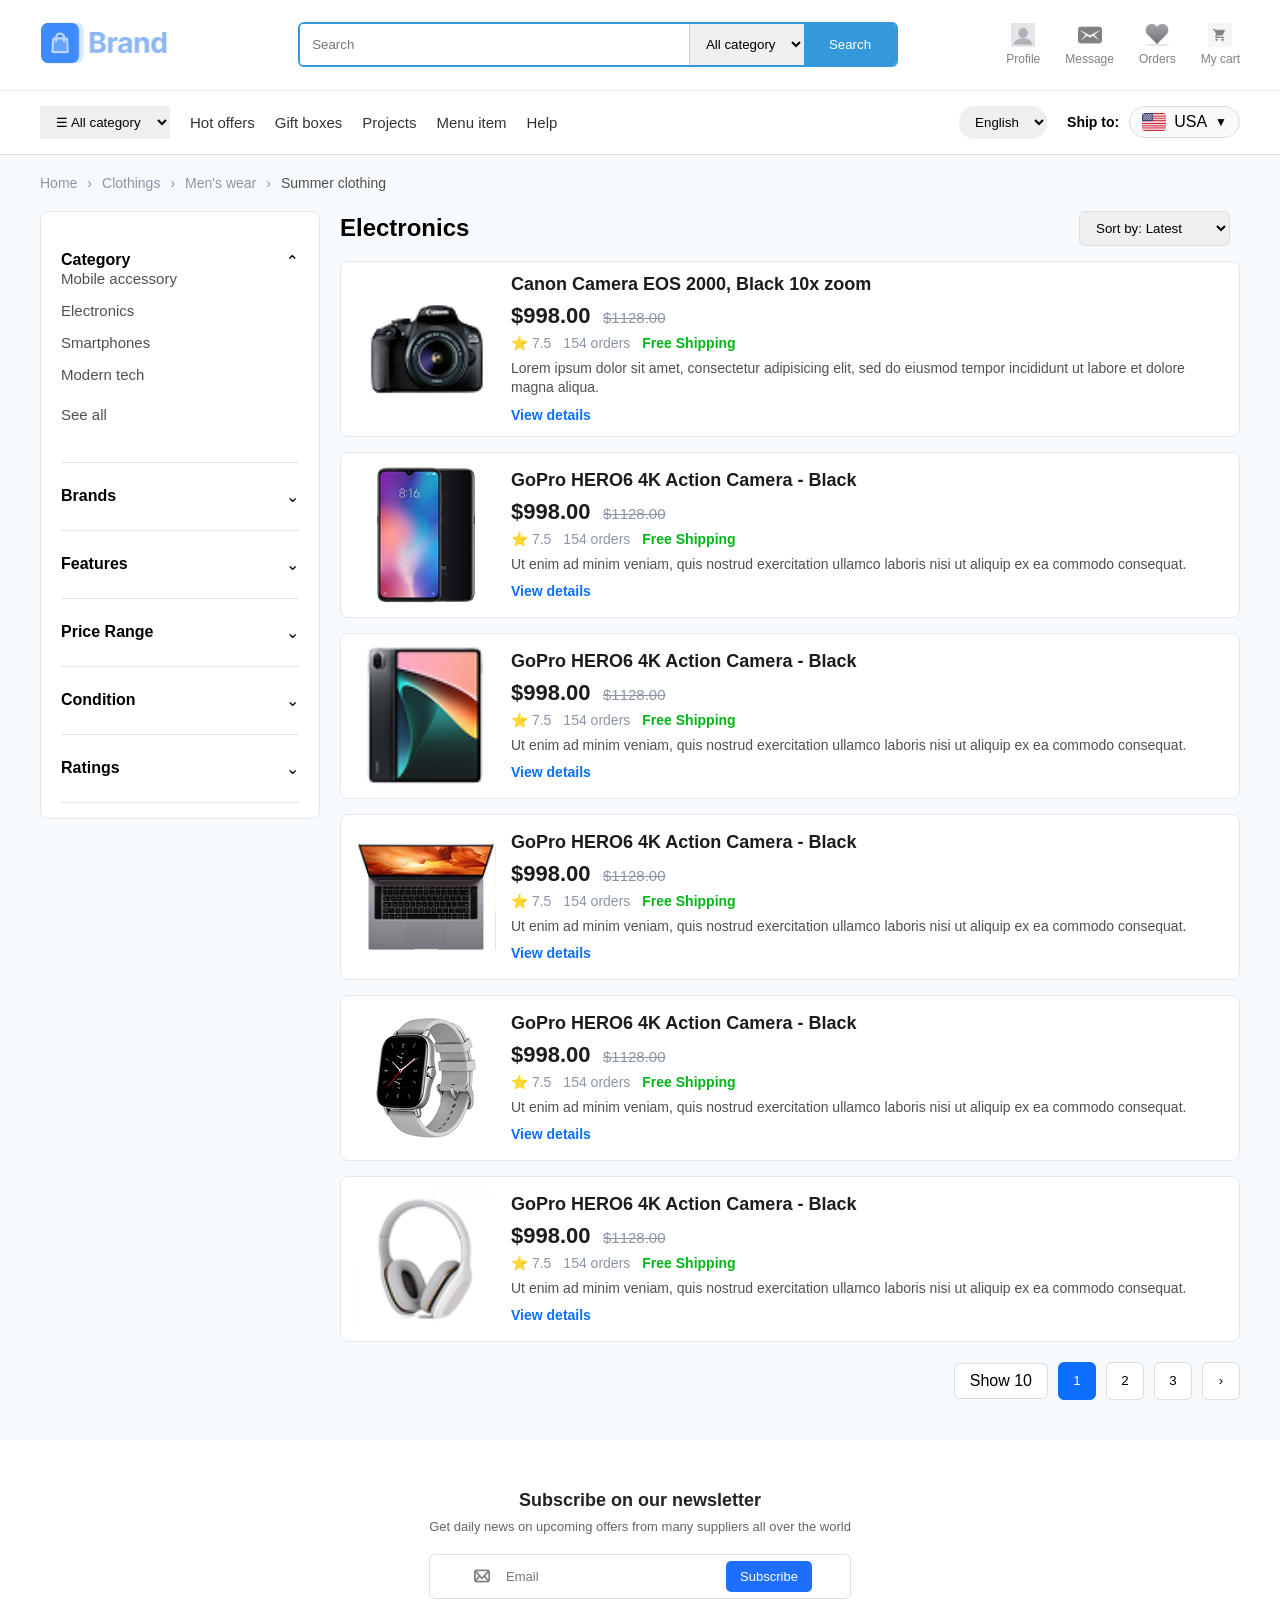
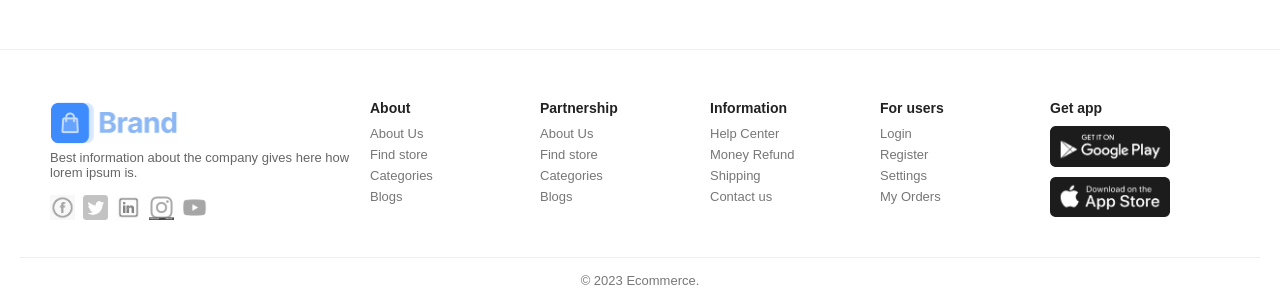
<file: weblist view.html>
<!DOCTYPE html>
<html lang="en">

<head>
    <meta charset="UTF-8">
    <meta name="viewport" content="width=device-width, initial-scale=1.0">
    <title>PRODUCT LISTING PAGE</title>
    <link rel="stylesheet" href="weblist.css">
</head>
<script>
    document.addEventListener("DOMContentLoaded", () => {

        const minSlider = document.getElementById("minSlider");
        const maxSlider = document.getElementById("maxSlider");

        const minPrice = document.getElementById("minPrice");
        const maxPrice = document.getElementById("maxPrice");

        function updateSlider() {

            let minVal = parseInt(minSlider.value);
            let maxVal = parseInt(maxSlider.value);

            if (minVal >= maxVal) {
                minSlider.value = maxVal - 100;
                minVal = maxVal - 100;
            }

            minPrice.value = "$" + minVal;
            maxPrice.value = "$" + maxVal;
        }

        minSlider.addEventListener("input", updateSlider);
        maxSlider.addEventListener("input", updateSlider);

        updateSlider();
    });


    document.addEventListener("DOMContentLoaded", function () {

        document.querySelectorAll(".filter-header").forEach(header => {
            header.addEventListener("click", function () {
                this.parentElement.classList.toggle("active");
            });
        });

    });
    document.addEventListener("DOMContentLoaded", function () {

        const countries = [
            {
                code: "AE",
                name: "UAE",
                flag: "./assets/Layout1/Image/flags/AE@2x.png"
            },

            {
                code: "CN",
                name: "China",
                flag: "./assets/Layout1/Image/flags/CN@2x.png"
            },

            {
                code: "DE",
                name: "Germany",
                flag: "./assets/Layout1/Image/flags/DE@2x.png"
            },

            {
                code: "DK",
                name: "Denmark",
                flag: "./assets/Layout1/Image/flags/DK@2x.png"
            },

            {
                code: "FR",
                name: "France",
                flag: "./assets/Layout1/Image/flags/FR@2x.png"
            },

            {
                code: "GB",
                name: "UK",
                flag: "./assets/Layout1/Image/flags/GB@2x.png"
            },

            {
                code: "IT",
                name: "Italy",
                flag: "./assets/Layout1/Image/flags/IT@2x.png"
            },

            {
                code: "RU",
                name: "Russia",
                flag: "./assets/Layout1/Image/flags/RU@2x.png"
            },

            {
                code: "US",
                name: "USA",
                flag: "./assets/Layout1/Image/flags/US@2x.png"
            }
        ];


        const dropdownBtn = document.getElementById("dropdownBtn");
        const dropdownMenu = document.getElementById("dropdownMenu");

        const selectedFlag =
            document.getElementById("selectedFlag");

        const selectedCountry =
            document.getElementById("selectedCountry");

        const selectedCountryCode =
            document.getElementById("selectedCountryCode");


        // CREATE OPTIONS
        countries.forEach(country => {

            const option = document.createElement("div");

            option.classList.add("flag-option");

            option.innerHTML = `
      <img src="${country.flag}" alt="${country.name}">
      <span>${country.name}</span>
    `;

            // CLICK EVENT
            option.addEventListener("click", () => {

                selectedFlag.src = country.flag;

                selectedCountry.textContent = country.name;

                selectedCountryCode.value = country.code;

                dropdownMenu.classList.remove("show");

            });

            dropdownMenu.appendChild(option);

        });


        // OPEN/CLOSE MENU
        dropdownBtn.addEventListener("click", (e) => {

            e.stopPropagation();

            dropdownMenu.classList.toggle("show");

        });


        // CLOSE IF CLICK OUTSIDE
        document.addEventListener("click", () => {

            dropdownMenu.classList.remove("show");

        });

    });
</script>

<body>

    <!-- =========================
     NAVBAR START
========================= -->
    <nav class="navbar">

        <!-- TOP NAV -->
        <div class="top-nav">

            <!-- LOGO -->
            <div class="logo">
                <img src="./assets/Layout/Brand/logo-colored.png" alt="">
            </div>

            <!-- SEARCH -->
            <div class="search-box">
                <input type="text" placeholder="Search">

                <select>
                    <option>All category</option>
                    <option>Electronics</option>
                    <option>Fashion</option>
                </select>

                <button>Search</button>
            </div>

            <!-- ICONS -->
            <div class="nav-icons">

        <div class="icon-item">
          <img src="./assets/nav/prof.jfif" alt="">
          <span>Profile</span>
        </div>

        <div class="icon-item">
          <img src="./assets/nav/mess.png" alt="">
          <span>Message</span>
        </div>

        <div class="icon-item">
          <img src="./assets/nav/order.jfif" alt="">
          <span>Orders</span>
        </div>

        <div class="icon-item">
          <img src="./assets/nav/cart.png" alt="">
          <span>My cart</span>
        </div>

      </div>
        </div>

        <!-- BOTTOM NAV -->
        <div class="bottom-nav">

            <div class="menu-left">

                <select>
                    <option>☰ All category</option>
                </select>

                <a href="#">Hot offers</a>
                <a href="#">Gift boxes</a>
                <a href="#">Projects</a>
                <a href="#">Menu item</a>
                <a href="#">Help</a>

            </div>

            <div class="menu-right">

                <!-- LANGUAGE -->
                <select class="lang">
                    <option>English</option>
                    <option>Urdu</option>
                </select>

                <!-- COUNTRY -->
                <div class="country-selector-bar">

                    <span class="ship-label">Ship to:</span>

                    <div class="dropdown-btn" id="dropdownBtn">

                        <img id="selectedFlag" src="./assets/Layout1/Image/flags/US@2x.png" alt="USA">

                        <span id="selectedCountry">USA</span>

                        <span class="dropdown-arrow">▼</span>

                    </div>

                    <div class="dropdown-menu" id="dropdownMenu"></div>

                    <input type="hidden" id="selectedCountryCode" value="US">

                </div>

            </div>

        </div>

    </nav>
    <!-- =========================
     NAVBAR END
========================= -->
    <!-- =========================
     BREADCRUMB
========================= -->

    <div class="breadcrumb">

        <a href="#">Home</a>

        <span>›</span>

        <a href="#">Clothings</a>

        <span>›</span>

        <a href="#">Men's wear</a>

        <span>›</span>

        <span class="active">Summer clothing</span>

    </div>

    <!-- =========================
     PAGE CONTENT
========================= -->
    <div class="page-container">

        <!-- LEFT SIDEBAR -->
        <!-- LEFT SIDEBAR -->
        <aside class="sidebar">

            <!-- CATEGORY -->
            <div class="filter-box active">

                <div class="filter-header">
                    <h4>Category</h4>
                    <span>⌄</span>
                </div>

                <div class="filter-content">

                    <ul class="filter-list">
                        <li><a href="#">Mobile accessory</a></li>
                        <li><a href="#">Electronics</a></li>
                        <li><a href="#">Smartphones</a></li>
                        <li><a href="#">Modern tech</a></li>
                        <li><a href="#" class="see-all">See all</a></li>
                    </ul>

                </div>

            </div>

            <!-- BRANDS -->
            <div class="filter-box">

                <div class="filter-header">
                    <h4>Brands</h4>
                    <span>⌄</span>
                </div>

                <div class="filter-content">

                    <label><input type="checkbox"> Samsung</label>
                    <label><input type="checkbox"> Apple</label>
                    <label><input type="checkbox"> Huawei</label>
                    <label><input type="checkbox"> Poco</label>
                    <label><input type="checkbox"> Lenovo</label>

                    <a href="#" class="see-all">See all</a>

                </div>

            </div>

            <!-- FEATURES -->
            <div class="filter-box">

                <div class="filter-header">
                    <h4>Features</h4>
                    <span>⌄</span>
                </div>

                <div class="filter-content">

                    <label><input type="checkbox"> Metallic</label>
                    <label><input type="checkbox"> Plastic cover</label>
                    <label><input type="checkbox"> 8GB Ram</label>
                    <label><input type="checkbox"> Super power</label>
                    <label><input type="checkbox"> Large Memory</label>

                    <a href="#" class="see-all">See all</a>

                </div>

            </div>

            <!-- PRICE RANGE -->
            <div class="filter-box">

                <div class="filter-header">
                    <h4>Price Range</h4>
                    <span>⌄</span>
                </div>

                <div class="filter-content">

                    <div class="slider-container">
                        <div class="slider-track"></div>

                        <input type="range" min="0" max="10000" value="2000" id="minSlider">
                        <input type="range" min="0" max="10000" value="8000" id="maxSlider">
                    </div>

                    <div class="price-inputs">

                        <div class="input-group">
                            <label>Min</label>
                            <input type="text" id="minPrice" readonly>
                        </div>

                        <div class="input-group">
                            <label>Max</label>
                            <input type="text" id="maxPrice" readonly>
                        </div>

                    </div>

                </div>

            </div>

            <!-- CONDITION -->
            <div class="filter-box">

                <div class="filter-header">
                    <h4>Condition</h4>
                    <span>⌄</span>
                </div>

                <div class="filter-content">

                    <label><input type="radio" name="condition"> Any</label>
                    <label><input type="radio" name="condition"> Refurbished</label>
                    <label><input type="radio" name="condition"> Brand New</label>
                    <label><input type="radio" name="condition"> Old Items</label>

                </div>

            </div>

            <!-- RATINGS -->
            <div class="filter-box">

                <div class="filter-header">
                    <h4>Ratings</h4>
                    <span>⌄</span>
                </div>

                <div class="filter-content">

                    <label><input type="checkbox"> ⭐⭐⭐⭐⭐</label>
                    <label><input type="checkbox"> ⭐⭐⭐⭐☆</label>
                    <label><input type="checkbox"> ⭐⭐⭐☆☆</label>
                    <label><input type="checkbox"> ⭐⭐☆☆☆</label>
                    <label><input type="checkbox"> ⭐☆☆☆☆</label>

                </div>

            </div>

        </aside>

        <section class="products-section">

            <div class="products-header">
                <h2>Electronics</h2>

                <select class="sort">
                    <option>Sort by: Latest</option>
                    <option>Price Low to High</option>
                    <option>Price High to Low</option>
                </select>
            </div>

            <!-- CARD 1 -->
            <div class="product-list-card">

                <img src="./assets/Image/tech/6.png" alt="">

                <div class="product-info">

                    <h3>Canon Camera EOS 2000, Black 10x zoom</h3>

                    <div class="price-row">
                        <span class="new-price">$998.00</span>
                        <span class="old-price">$1128.00</span>
                    </div>

                    <div class="rating-row">
                        ⭐ 7.5
                        <span>154 orders</span>
                        <span class="shipping">Free Shipping</span>
                    </div>

                    <p>
                        Lorem ipsum dolor sit amet, consectetur adipisicing elit,
                        sed do eiusmod tempor incididunt ut labore et dolore magna aliqua.
                    </p>

                    <a href="#">View details</a>

                </div>

            </div>

            <!-- CARD 2 -->
            <div class="product-list-card">

                <img src="./assets/Image/tech/image 23.png" alt="">

                <div class="product-info">

                    <h3>GoPro HERO6 4K Action Camera - Black</h3>

                    <div class="price-row">
                        <span class="new-price">$998.00</span>
                        <span class="old-price">$1128.00</span>
                    </div>

                    <div class="rating-row">
                        ⭐ 7.5
                        <span>154 orders</span>
                        <span class="shipping">Free Shipping</span>
                    </div>

                    <p>
                        Ut enim ad minim veniam, quis nostrud exercitation ullamco
                        laboris nisi ut aliquip ex ea commodo consequat.
                    </p>

                    <a href="#">View details</a>

                </div>

            </div>

            <!-- CARD 3 -->
            <div class="product-list-card">

                <img src="./assets/Image/tech/image 32.png" alt="">

                <div class="product-info">

                    <h3>GoPro HERO6 4K Action Camera - Black</h3>

                    <div class="price-row">
                        <span class="new-price">$998.00</span>
                        <span class="old-price">$1128.00</span>
                    </div>

                    <div class="rating-row">
                        ⭐ 7.5
                        <span>154 orders</span>
                        <span class="shipping">Free Shipping</span>
                    </div>

                    <p>
                        Ut enim ad minim veniam, quis nostrud exercitation ullamco
                        laboris nisi ut aliquip ex ea commodo consequat.
                    </p>

                    <a href="#">View details</a>

                </div>

            </div>

            <!-- CARD 4 -->
            <div class="product-list-card">

                <img src="./assets/Image/tech/image 34.png" alt="">

                <div class="product-info">

                    <h3>GoPro HERO6 4K Action Camera - Black</h3>

                    <div class="price-row">
                        <span class="new-price">$998.00</span>
                        <span class="old-price">$1128.00</span>
                    </div>

                    <div class="rating-row">
                        ⭐ 7.5
                        <span>154 orders</span>
                        <span class="shipping">Free Shipping</span>
                    </div>

                    <p>
                        Ut enim ad minim veniam, quis nostrud exercitation ullamco
                        laboris nisi ut aliquip ex ea commodo consequat.
                    </p>

                    <a href="#">View details</a>

                </div>

            </div>

            <!-- CARD 5 -->
            <div class="product-list-card">

                <img src="./assets/Image/tech/8.png" alt="">

                <div class="product-info">

                    <h3>GoPro HERO6 4K Action Camera - Black</h3>

                    <div class="price-row">
                        <span class="new-price">$998.00</span>
                        <span class="old-price">$1128.00</span>
                    </div>

                    <div class="rating-row">
                        ⭐ 7.5
                        <span>154 orders</span>
                        <span class="shipping">Free Shipping</span>
                    </div>

                    <p>
                        Ut enim ad minim veniam, quis nostrud exercitation ullamco
                        laboris nisi ut aliquip ex ea commodo consequat.
                    </p>

                    <a href="#">View details</a>

                </div>

            </div>

            <!-- CARD 6 -->
            <div class="product-list-card">

                <img src="./assets/Image/tech/image 86.png" alt="">

                <div class="product-info">

                    <h3>GoPro HERO6 4K Action Camera - Black</h3>

                    <div class="price-row">
                        <span class="new-price">$998.00</span>
                        <span class="old-price">$1128.00</span>
                    </div>

                    <div class="rating-row">
                        ⭐ 7.5
                        <span>154 orders</span>
                        <span class="shipping">Free Shipping</span>
                    </div>

                    <p>
                        Ut enim ad minim veniam, quis nostrud exercitation ullamco
                        laboris nisi ut aliquip ex ea commodo consequat.
                    </p>

                    <a href="#">View details</a>

                </div>

            </div>
            <div class="pagination">

                <span class="show-text">Show 10</span>

                <button class="page-btn active">1</button>
                <button class="page-btn">2</button>
                <button class="page-btn">3</button>

                <button class="page-btn">›</button>

            </div>

        </section>


    </div>
    <section class="newsletter-section">

        <div class="newsletter-box">

            <h2>Subscribe on our newsletter</h2>

            <p>
                Get daily news on upcoming offers from many suppliers all over the world
            </p>

            <div class="input-box">
                <img src="./assets/Layout1/icons/download.png" alt="mail icon">
                <input type="email" placeholder="Email">
                <button>Subscribe</button>
            </div>

        </div>

    </section>
    <!-- =========================
     FOOTER
========================= -->
    <footer class="footer">

        <div class="footer-container">

            <!-- BRAND -->
            <div class="footer-col brand">
                <div class="logo">
                    <img src="./assets/Layout/Brand/logo-colored.png" alt="">
                </div>
                <p>Best information about the company gives here how lorem ipsum is.</p>

                <div class="social-icons">
                    <img src="./assets/Layout1/icons/fac.png">
                    <img src="./assets/Layout1/icons/twi.png">
                    <img src="./assets/Layout1/icons/link.png">
                    <img src="./assets/Layout1/icons/insta.png">
                    <img src="./assets/Layout1/icons/you.png">
                </div>
            </div>

            <!-- ABOUT -->
            <div class="footer-col">
                <h4>About</h4>
                <a href="#">About Us</a>
                <a href="#">Find store</a>
                <a href="#">Categories</a>
                <a href="#">Blogs</a>
            </div>

            <!-- PARTNERSHIP -->
            <div class="footer-col">
                <h4>Partnership</h4>
                <a href="#">About Us</a>
                <a href="#">Find store</a>
                <a href="#">Categories</a>
                <a href="#">Blogs</a>
            </div>

            <!-- INFORMATION -->
            <div class="footer-col">
                <h4>Information</h4>
                <a href="#">Help Center</a>
                <a href="#">Money Refund</a>
                <a href="#">Shipping</a>
                <a href="#">Contact us</a>
            </div>

            <!-- USERS -->
            <div class="footer-col">
                <h4>For users</h4>
                <a href="#">Login</a>
                <a href="#">Register</a>
                <a href="#">Settings</a>
                <a href="#">My Orders</a>
            </div>

            <!-- APP -->
            <div class="footer-col app">
                <h4>Get app</h4>
                <img src="./assets/Layout/Misc/Group.png">
                <img src="./assets/Layout/Misc/market-button.png">
            </div>

        </div>

        <div class="footer-bottom">
            <p>© 2023 Ecommerce.</p>
        </div>

    </footer>
</body>

</html>
</file>
<file: style.css>
*{
    margin:0;
    padding:0;
    box-sizing:border-box;
    font-family:Arial, sans-serif;
    
}

body{
    background:#F7FAFC;
}
.main{
   background:#F7FAFC;
}
/* =========================
   NAVBAR
========================= */
.navbar{
    width:100%;
    background:white;
    border-bottom:1px solid #ddd;
}

/* TOP NAV */
.top-nav{
    display:flex;
    justify-content:space-between;
    align-items:center;
    padding:20px 40px;
}

/* LOGO */
.logo img{
    width:150px;
}

/* SEARCH */
.search-box{
    display:flex;
    width:50%;
    border:2px solid #3498db;
    border-radius:6px;
    overflow:hidden;
}

.search-box input{
    flex:1;
    padding:12px;
    border:none;
    outline:none;
}

.search-box select{
    padding:12px;
    border:none;
    border-left:1px solid #ccc;
}

.search-box button{
    padding:12px 25px;
    background:#3498db;
    color:white;
    border:none;
    cursor:pointer;
}

/* ICONS */
.nav-icons{
    display:flex;
    gap:25px;
    align-items:center;
}

.icon-item{
    display:flex;
    flex-direction:column;
    align-items:center;
    justify-content:center;
    font-size:12px;
    color:gray;
    cursor:pointer;
}

.icon-item img{
    width:24px;
    height:24px;
    object-fit:contain;
    margin-bottom:5px;
}

.icon-item:hover{
    color:#3498db;
}

/* BOTTOM NAV */
.bottom-nav{
    display:flex;
    justify-content:space-between;
    align-items:center;
    padding:15px 40px;
    border-top:1px solid #eee;
}

.menu-left,
.menu-right{
    display:flex;
    align-items:center;
    gap:20px;
}

.bottom-nav a{
    text-decoration:none;
    color:#333;
    font-size:15px;
}

/* SELECT */
select{
    padding:8px 12px;
    border:none;
    cursor:pointer;
}

/* COUNTRY */
.country-selector-bar{
    position:relative;
    display:flex;
    align-items:center;
    gap:10px;
}

.ship-label{
    font-size:14px;
    font-weight:600;
}

/* BUTTON */
.dropdown-btn{
    display:flex;
    align-items:center;
    gap:8px;
    background:#f8fafc;
    padding:6px 12px;
    border-radius:40px;
    border:1px solid #ddd;
    cursor:pointer;
}

.dropdown-btn img{
    width:24px;
    height:18px;
    object-fit:cover;
    border-radius:3px;
}

.dropdown-arrow{
    font-size:12px;
}

/* MENU */
.dropdown-menu{
    position:absolute;
    top:110%;
    right:0;
    background:white;
    border:1px solid #ddd;
    border-radius:10px;
    width:180px;
    display:none;
    box-shadow:0 4px 10px rgba(0,0,0,0.1);
    z-index:1000;
}

.dropdown-menu.show{
    display:block;
}

/* OPTION */
.flag-option{
    display:flex;
    align-items:center;
    gap:10px;
    padding:10px;
    cursor:pointer;
}

.flag-option:hover{
    background:#f2f2f2;
}

.flag-option img{
    width:24px;
    height:18px;
}

.lang{
    border-radius:15px;
}

/* =========================
   HERO SECTION
========================= */
.hero-section{
    height:400px;
    width:90%;
    margin:20px auto;
    display:flex;
    gap:15px;
    background:#fff;
    padding:15px;
    border:1px solid #ddd;
}

/* LEFT CATEGORY */
.categories{
    width:25%;
}

.categories ul{
    list-style:none;
}

.categories ul li{
    padding:10px 12px;
    font-size:18px;
    color:#555;
    cursor:pointer;
    border-radius:5px;
    transition:0.3s;
}

.categories ul li:hover{
    background:#f2f2f2;
}

.categories ul li.active{
    background:#e7f0ff;
    color:#000;
    font-weight:800;
}

/* HERO CENTER BANNER */
.hero-banner{
    width:55%;
    position:relative;
}

.hero-banner img{
    width:100%;
    height:100%;
    object-fit:cover;
}

.hero-banner-text{
    position:absolute;
    top:40px;
    left:40px;
}

.hero-banner-text h3{
    font-size:30px;
    font-weight:400;
    color:#222;
}

.hero-banner-text h1{
    font-size:40px;
    font-weight:bold;
    color:#111;
    margin:5px 0 20px;
}

.hero-banner-text button{
    padding:10px 18px;
    border:none;
    background:#fff;
    font-size:14px;
    border-radius:5px;
    cursor:pointer;
    font-weight:600;
}

/* RIGHT SIDE */
.side-boxes{
    width:25%;
    display:flex;
    flex-direction:column;
    gap:10px;
}

/* USER BOX */
.user-box{
    background:#e7f3ff;
    padding:15px;
    border-radius:8px;
    height:150px;
}

.user-info{
    display:flex;
    align-items:center;
    gap:10px;
    margin-bottom:12px;
}

.user-info img{
    width:45px;
    height:45px;
    border-radius:50%;
}

.user-info p{
    font-weight:600;
    font-size:14px;
}

.user-info span{
    font-size:13px;
    color:#555;
}

.join-btn{
    width:100%;
    padding:8px;
    background:#0d6efd;
    color:white;
    border:none;
    border-radius:5px;
    margin-bottom:8px;
    cursor:pointer;
}

.login-btn{
    width:100%;
    padding:8px;
    background:white;
    border:1px solid #ccc;
    border-radius:5px;
    cursor:pointer;
}

/* OFFER BOXES */
.offer-box{
    padding:20px;
    border-radius:8px;
    color:white;
    font-size:16px;
    line-height:20px;
    font-weight:500;
}

.orange{
    background:#f57c20;
}

.blue{
    background:#4dc3d8;
}

/* =========================
   DEAL SECTION
========================= */
.deals-section{
    width:90%;
    margin:30px auto;
    display:flex;
    border:1px solid #ddd;
    background:#fff;
}

/* BOXES */
.deal-box{
    flex:1;
    border-right:1px solid #ddd;
    padding:20px;
    text-align:center;
}

.deal-box:last-child{
    border-right:none;
}

/* TIMER BOX */
.timer-box{
    text-align:left;
}

.timer-box h3{
    font-size:20px;
    margin-bottom:5px;
}

.timer-box p{
    color:gray;
    margin-bottom:20px;
}

/* TIMER */
.timer{
    display:flex;
    gap:10px;
}

.time{
    background:#555;
    color:white;
    padding:10px;
    border-radius:5px;
    text-align:center;
    min-width:55px;
}

.time span{
    display:block;
    font-size:18px;
    font-weight:bold;
}

.time small{
    font-size:12px;
}

/* PRODUCTS */
.product img{
    width:100px;
    height:100px;
    object-fit:contain;
    margin-bottom:15px;
}

.product p{
    font-size:15px;
    margin-bottom:10px;
}

/* DISCOUNT */
.product span{
    background:#f1afaf;
    color:red;
    padding:5px 12px;
    border-radius:20px;
    font-size:14px;
    border:1px solid #f1afaf;
}

/* =========================
   PRODUCT SECTION
========================= */
.product-wrapper{
    width:90%;
    margin:25px auto;
    display:flex;
    background:white;
    border:1px solid #ddd;
}

/* LEFT PRODUCT BANNER */
.product-banner{
    width:25%;
    padding:25px;
    background-size:cover;
    background-position:center;
    background-repeat:no-repeat;
    min-height:340px;
}

/* BACKGROUND IMAGES */
.banner1{
    background-image:url("./assets/Image/backgrounds/Group 969.png");
}

.banner2{
    background-image:url("./assets/Image/backgrounds/image 98.png");
}

/* BANNER CONTENT */
.product-banner-content h2{
    font-size:30px;
    color:#222;
    width:200px;
    margin-bottom:20px;
    line-height:38px;
}

.product-banner-content button{
    padding:10px 18px;
    border:1px solid #ddd;
    background:white;
    border-radius:6px;
    font-size:14px;
    font-weight:600;
    cursor:pointer;
}

/* GRID */
.products-grid{
    width:75%;
    display:grid;
    grid-template-columns:repeat(4,1fr);
}

/* CARD */
.product-card{
    position:relative;
    padding:15px;
    border-left:1px solid #eee;
    border-bottom:1px solid #eee;
    height:170px;
    overflow:hidden;
}

.product-card h4{
    font-size:17px;
    margin-bottom:8px;
    width:120px;
}

.product-card p{
    font-size:15px;
    color:gray;
    line-height:20px;
}

/* IMAGE */
.product-card img{
    width:100px;
    height:100px;
    object-fit:contain;
    position:absolute;
    right:5px;
    bottom:5px;
}
/* =========================
   SUPPLIER SECTION CSS
========================= */

.supplier-section{
    width:90%;
    height:420px;
    margin:30px auto;
    padding:40px;
    border-radius:8px;

    /* BACKGROUND IMAGE + BLUE OVERLAY */
    background:
    linear-gradient(
        rgba(0,119,255,0.35),
        rgba(0,119,255,0.25)
    ),
    url("./assets/Image/backgrounds/Group\ 982.png");

    background-size:cover;
    background-position:center;
    background-repeat:no-repeat;

    display:flex;
    justify-content:space-between;
    align-items:flex-start;
}

/* LEFT SIDE */
.supplier-left{
    width:45%;
    color:white;
}

.supplier-left h2{
    font-size:38px;
    margin-bottom:15px;
    line-height:50px;
}

.supplier-left p{
    font-size:16px;
    line-height:26px;
}

/* FORM BOX */
.supplier-form-box{
    width:380px;
    background:white;
    padding:25px;
    border-radius:8px;
}

.supplier-form-box h3{
    margin-bottom:15px;
    font-size:20px;
}

.supplier-form-box input,
.supplier-form-box textarea,
.supplier-form-box select{
    width:100%;
    padding:12px;
    border:1px solid #ddd;
    border-radius:5px;
    margin-bottom:12px;
    font-size:14px;
}

.supplier-form-box textarea{
    height:90px;
    resize:none;
}

/* INPUT ROW */
.supplier-row{
    display:flex;
    gap:10px;
}

.supplier-row input{
    flex:2;
}

.supplier-row select{
    flex:1;
}

/* BUTTON */
.supplier-form-box button{
    background:#0d6efd;
    color:white;
    border:none;
    padding:12px 20px;
    border-radius:5px;
    cursor:pointer;
    font-size:14px;
}

/* =========================
   RECOMMENDED PRODUCTS CSS
========================= */

.recommended-products{
    width:90%;
    margin:40px auto;
}

.recommended-products h2{
    margin-bottom:20px;
    font-size:24px;
}

.recommended-grid{
    display:grid;
    grid-template-columns:repeat(5,1fr);
    gap:20px;
}

/* CARD */
.recommended-card{
    background:white;
    border:1px solid #ddd;
    border-radius:8px;
    padding:15px;
    transition:0.3s;
}

.recommended-card:hover{
    transform:translateY(-5px);
}

/* IMAGE */
.recommended-card img{
    width:100%;
    height:170px;
    object-fit:contain;
}

/* PRICE */
.recommended-card h3{
    margin:10px 0;
    font-size:18px;
}

/* TEXT */
.recommended-card p{
    font-size:14px;
    color:gray;
    line-height:22px;
}
/* =========================
   SECTION 3 : EXTRA SERVICES (UPDATED)
========================= */

.services-section{
    width:90%;
    margin:40px auto;
}

.services-section h2{
    margin-bottom:20px;
    font-size:24px;
    color:#222;
}

/* GRID */
.services-grid{
    display:grid;
    grid-template-columns:repeat(4, 1fr);
    gap:20px;
}

/* CARD */
.service-card{
    background:white;
    border:1px solid #ddd;
    border-radius:10px;
    overflow:hidden;
    transition:0.3s;
}

.service-card:hover{
    transform:translateY(-4px);
    box-shadow:0 5px 15px rgba(0,0,0,0.08);
}

/* IMAGE */
.service-card img{
    width:100%;
    height:160px;
    object-fit:cover;
     filter:brightness(0.65);
    
}

/* CONTENT */
.service-content{
    padding:15px;
    display:flex;
    justify-content:space-between;
    align-items:center;
    gap:10px;
}

.service-content p{
    width:70%;
    font-size:14px;
    line-height:20px;
    color:#333;
}

/* BUTTON */
.service-content button{
    width:42px;
    height:42px;
    border:none;
    border-radius:50%;
    background:#525355;
    cursor:pointer;
    font-size:16px;
    transition:0.3s;
}

.service-content button:hover{
    background:#cfe4ff;
}
/* =========================
   SUPPLIER BY REGION (PREMIUM BIG STYLE)
========================= */
.region-section{
    width:100%;
   
    padding:60px 0;
}

.region-section h2{
    max-width:1180px;
    margin:0 auto 30px auto;
    padding:0 20px;
    font-size:24px;
    font-weight:700;
    color:#222;
}

/* GRID */
.region-grid{
    max-width:1180px;
    margin:0 auto;
    padding:0 20px;

    display:grid;
    grid-template-columns:repeat(5, 1fr);
    gap:35px;
}

/* ITEM (CARD LOOK) */
.region-item{
    display:flex;
    align-items:center;
    gap:16px;

    padding:16px 14px;
   
    
    transition:0.2s ease;
}

/* optional hover (soft) */
.region-item:hover{
    transform:translateY(-2px);
    box-shadow:0 6px 18px rgba(0,0,0,0.08);
}

/* FLAG */
.region-item img{
    width:35px;
    height:25px;
    object-fit:cover;
    border-radius:4px;
}

/* TEXT */
.country{
    display:block;
    font-size:16px;
    font-weight:600;
    color:#222;
}

.region-item small{
    font-size:13px;
    color:#666;
}

/* =========================
   NEWSLETTER SECTION (CLEAN BAR STYLE)
========================= */
.newsletter-section{
    width:100%;
    background:white;
    padding:50px 20px;
    display:flex;
    justify-content:center;
    align-items:center;
}

/* CENTER BOX */
.newsletter-box{
    text-align:center;
    max-width:700px;
}

/* TITLE */
.newsletter-box h2{
    font-size:18px;
    font-weight:600;
    color:#222;
    margin-bottom:8px;
}

/* TEXT */
.newsletter-box p{
    font-size:13px;
    color:#666;
    margin-bottom:20px;
}

/* INPUT AREA */
.input-box{
    display:flex;
    justify-content:center;
    align-items:center;
    gap:8px;

}

/* INPUT WRAPPER LOOK */
.input-box{
    background: white;
    padding:6px;
    border-radius:6px;
    border:1px solid #ddd;
}

/* ICON */
.input-box img{
    width:16px;
    height:16px;
    margin-left:6px;
}

/* INPUT */
.input-box input{
    border:none;
    outline:none;
    padding:8px;
    width:220px;
    font-size:13px;
}

/* BUTTON */
.input-box button{
    background:#1f6fff;
    color:#fff;
    border:none;
    padding:8px 14px;
    border-radius:5px;
    font-size:13px;
    cursor:pointer;
    transition:0.2s;
}

/* BUTTON HOVER */
.input-box button:hover{
    background:#0f56e0;
}

/* =========================
   FOOTER
========================= */
.footer{
    background:#fff;
    padding:50px 20px 20px;
    border-top:1px solid #eee;
}

/* MAIN CONTAINER */
.footer-container{
    max-width:1180px;
    margin:0 auto;
    display:grid;
    grid-template-columns:2fr 1fr 1fr 1fr 1fr 1.2fr;
    gap:20px;
}

/* BRAND */
.footer-col h3{
    font-size:18px;
    margin-bottom:10px;
}

.footer-col p{
    font-size:13px;
    color:#666;
    margin-bottom:15px;
}

/* SOCIAL ICONS */
.social-icons{
    display:flex;
    gap:8px;
}

.social-icons img{
    width:25px;
    height:25px;
    opacity:0.7;
    cursor:pointer;
}

.social-icons img:hover{
    opacity:1;
}

/* LINKS */
.footer-col h4{
    font-size:14px;
    margin-bottom:10px;
    color:#222;
}

.footer-col a{
    display:block;
    font-size:13px;
    color:#777;
    text-decoration:none;
    margin-bottom:6px;
}

.footer-col a:hover{
    color:#000;
}

/* APP */
.app img{
    width:120px;
    margin-bottom:10px;
    display:block;
    cursor:pointer;
}

/* BOTTOM */
.footer-bottom{
    text-align:center;
    margin-top:30px;
    padding-top:15px;
    border-top:1px solid #eee;
    font-size:13px;
    color:#777;
}
</file>
<file: product_detail.css>
*{
    margin:0;
    padding:0;
    box-sizing:border-box;
    font-family:Arial, sans-serif;
    
}

body{
    background:#F7FAFC;
    
}
.main{
   background:#F7FAFC;
}
/* =========================
   NAVBAR
========================= */
.navbar{
    width:100%;
    background:white;
    border-bottom:1px solid #ddd;
}

/* TOP NAV */
.top-nav{
    display:flex;
    justify-content:space-between;
    align-items:center;
    padding:20px 40px;
}

/* LOGO */
.logo img{
    width:150px;
}

/* SEARCH */
.search-box{
    display:flex;
    width:50%;
    border:2px solid #3498db;
    border-radius:6px;
    overflow:hidden;
}

.search-box input{
    flex:1;
    padding:12px;
    border:none;
    outline:none;
}

.search-box select{
    padding:12px;
    border:none;
    border-left:1px solid #ccc;
}

.search-box button{
    padding:12px 25px;
    background:#3498db;
    color:white;
    border:none;
    cursor:pointer;
}

/* ICONS */
.nav-icons{
    display:flex;
    gap:25px;
    align-items:center;
}

.icon-item{
    display:flex;
    flex-direction:column;
    align-items:center;
    justify-content:center;
    font-size:12px;
    color:gray;
    cursor:pointer;
}

.icon-item img{
    width:24px;
    height:24px;
    object-fit:contain;
    margin-bottom:5px;
}

.icon-item:hover{
    color:#3498db;
}

/* BOTTOM NAV */
.bottom-nav{
    display:flex;
    justify-content:space-between;
    align-items:center;
    padding:15px 40px;
    border-top:1px solid #eee;
}

.menu-left,
.menu-right{
    display:flex;
    align-items:center;
    gap:20px;
}

.bottom-nav a{
    text-decoration:none;
    color:#333;
    font-size:15px;
}

/* SELECT */
select{
    padding:8px 12px;
    border:none;
    cursor:pointer;
}
.product-container,
.description-section{
    width:90%;
    margin:20px auto;
}
/* COUNTRY */
.country-selector-bar{
    position:relative;
    display:flex;
    align-items:center;
    gap:10px;
}

.ship-label{
    font-size:14px;
    font-weight:600;
}

/* BUTTON */
.dropdown-btn{
    display:flex;
    align-items:center;
    gap:8px;
    background:#f8fafc;
    padding:6px 12px;
    border-radius:40px;
    border:1px solid #ddd;
    cursor:pointer;
}

.dropdown-btn img{
    width:24px;
    height:18px;
    object-fit:cover;
    border-radius:3px;
}

.dropdown-arrow{
    font-size:12px;
}

/* MENU */
.dropdown-menu{
    position:absolute;
    top:110%;
    right:0;
    background:white;
    border:1px solid #ddd;
    border-radius:10px;
    width:180px;
    display:none;
    box-shadow:0 4px 10px rgba(0,0,0,0.1);
    z-index:1000;
}

.dropdown-menu.show{
    display:block;
}

/* OPTION */
.flag-option{
    display:flex;
    align-items:center;
    gap:10px;
    padding:10px;
    cursor:pointer;
}

.flag-option:hover{
    background:#f2f2f2;
}

.flag-option img{
    width:24px;
    height:18px;
}

.lang{
    border-radius:15px;
}
/* ================= TOP SECTION ================= */

.product-container{
    background:white;
    border:1px solid #ddd;
    padding:20px;
    display:flex;
    gap:25px;
    border-radius:8px;
}

.product-gallery{
    width:320px;
}

.main-image{
    border:1px solid #ddd;
    padding:15px;
}

.main-image img{
    width:100%;
}

.thumbnail-container{
    display:flex;
    gap:8px;
    margin-top:15px;
}

.thumbnail-container img{
    width:50px;
    height:50px;
    border:1px solid #ddd;
    padding:5px;
    cursor:pointer;
}

.product-info{
    flex:1;
}

.stock{
    color:green;
    font-size:14px;
}

.product-info h2{
    margin:10px 0;
    line-height:1.4;
}

.rating{
    display:flex;
    gap:15px;
    color:#777;
    margin-bottom:20px;
}

.price-box{
    display:flex;
    margin-bottom:20px;
}

.price-box div{
    padding:15px 20px;
    background:#fff2e7;
    border-right:1px solid #ddd;
}

.price-box h3{
    color:red;
}

.details{
    display:grid;
    gap:12px;
    color:#555;
}

.supplier-box{
    width:250px;
    border:1px solid #ddd;
    padding:15px;
    border-radius:8px;
}

.supplier-header{
    display:flex;
    gap:10px;
    margin-bottom:10px;
}

.supplier-logo{
    width:45px;
    height:45px;
    background:#d7f1ea;
    display:flex;
    align-items:center;
    justify-content:center;
    font-weight:bold;
    color:#3ba58c;
}

.supplier-box p{
    margin:10px 0;
    color:#666;
}

.btn-primary{
    width:100%;
    padding:12px;
    background:#127fff;
    color:white;
    border:none;
    border-radius:6px;
    margin-top:10px;
    cursor:pointer;
}

.btn-secondary{
    width:100%;
    padding:12px;
    background:white;
    border:1px solid #ddd;
    border-radius:6px;
    margin-top:10px;
    cursor:pointer;
}


.save-later{
    margin-top:20px;
    text-align:center;
    color:#0d6efd;
    cursor:pointer;
    font-size:14px;
    font-weight:500;
}

.save-later i{
    margin-right:6px;
    font-size:16px;
}

.save-later:hover{
    color:#084298;
}
/* ================= BOTTOM SECTION ================= */

.description-section{
    margin-top:20px;
    display:flex;
    gap:20px;
}

.description-content{
    flex:1;
    background:white;
    border:1px solid #ddd;
    border-radius:8px;
    padding:20px;
}

.tabs{
    display:flex;
    gap:25px;
    border-bottom:1px solid #ddd;
    padding-bottom:15px;
    margin-bottom:20px;
}

.tabs button{
    border:none;
    background:none;
    cursor:pointer;
    color:#666;
}

.tabs .active{
    color:#127fff;
    font-weight:bold;
}

.description-content p{
    color:#666;
    line-height:1.8;
    margin-bottom:20px;
}

table{
    width:100%;
    border-collapse:collapse;
    margin-bottom:20px;
}

table td{
    border:1px solid #ddd;
    padding:10px;
}

table td:first-child{
    background:#f7f7f7;
    width:30%;
}

ul{
    list-style:none;
}

ul li{
    margin-bottom:12px;
}

ul li::before{
    content:"✓ ";
    color:green;
}

.related-products{
    width:260px;
    background:white;
    border:1px solid #ddd;
    border-radius:8px;
    padding:15px;
}

.related-products h3{
    margin-bottom:15px;
}

.related-item{
    display:flex;
    gap:10px;
    margin-bottom:15px;
}

.related-item img{
    width:70px;
    height:70px;
    border:1px solid #ddd;
    padding:5px;
}

.related-item p{
    color:#888;
    font-size:14px;
}

/* ================= RELATED PRODUCTS ================= */
.related-section{
    width: 90%;
    margin: 30px auto;
    background: #fff;
    border: 1px solid #ddd;
    border-radius: 10px;
    padding: 20px;
}

.related-section h2{
    font-size: 24px;
    margin-bottom: 20px;
    color: #222;
}

/* FLEX GRID */
.related-grid{
    display: flex;
    flex-wrap: wrap;
    gap: 15px;
}

/* CARD */
.product-card{
    flex: 1 1 180px;   /* responsive width */
    background: #fff;
    border: 1px solid #eee;
    border-radius: 10px;
    overflow: hidden;
    text-align: center;
    transition: 0.3s;
}

.product-card:hover{
    transform: translateY(-5px);
    box-shadow: 0 8px 20px rgba(0,0,0,0.1);
}

/* IMAGE */
.product-card img{
    width: 100%;
    height: 100px;
    object-fit: contain;
    background: #f5f5f5;
    padding: 10px;
}

/* TITLE */
.product-card h4{
    margin: 0;
    font-size: 14px;
    color: #222;
}

/* PRICE */
.product-card p{
     margin: 0;
    font-size: 14px;
    color: #666;
}
/* ================= DISCOUNT BANNER ================= */

.discount-banner{
    width:90%;
    margin:20px auto;
    background:linear-gradient(
        110deg,
        #2f80ed 0%,
        #2f80ed 60%,
        #0f5bd8 60%,
        #0f5bd8 100%
    );

    border-radius:8px;

    padding:28px 24px;

    display:flex;
    justify-content:space-between;
    align-items:center;
}

.discount-left h2{
    color:white;
    margin-bottom:8px;
}

.discount-left p{
    color:#d8e6ff;
}

.shop-btn{
    background:#ff9017;
    color:white;
    border:none;
    padding:12px 24px;
    border-radius:6px;
    font-size:16px;
    cursor:pointer;
}

.shop-btn:hover{
    opacity:0.9;
}

.price-box .cart-wrapper{
    margin-top: 5px;
    display: flex;
    background:none;
}

.price-box .add-to-cart-main{
    width: 300px;
    padding: 12px;
    background: #cd7639;
    color: white;
    border: none;
    border-radius: 15px;
    font-size: 16px;
    font-weight: bold;
    cursor: pointer;
    transition: 0.3s;
}
/* =========================
   FOOTER
========================= */
.footer{
    background:#fff;
    padding:50px 20px 20px;
    border-top:1px solid #eee;
}

/* MAIN CONTAINER */
.footer-container{
    max-width:1180px;
    margin:0 auto;
    display:grid;
    grid-template-columns:2fr 1fr 1fr 1fr 1fr 1.2fr;
    gap:20px;
}

/* BRAND */
.footer-col h3{
    font-size:18px;
    margin-bottom:10px;
}

.footer-col p{
    font-size:13px;
    color:#666;
    margin-bottom:15px;
}

/* SOCIAL ICONS */
.social-icons{
    display:flex;
    gap:8px;
}

.social-icons img{
    width:25px;
    height:25px;
    opacity:0.7;
    cursor:pointer;
}

.social-icons img:hover{
    opacity:1;
}

/* LINKS */
.footer-col h4{
    font-size:14px;
    margin-bottom:10px;
    color:#222;
}

.footer-col a{
    display:block;
    font-size:13px;
    color:#777;
    text-decoration:none;
    margin-bottom:6px;
}

.footer-col a:hover{
    color:#000;
}

/* APP */
.app img{
    width:120px;
    margin-bottom:10px;
    display:block;
    cursor:pointer;
}

/* BOTTOM */
.footer-bottom{
    text-align:center;
    margin-top:30px;
    padding-top:15px;
    border-top:1px solid #eee;
    font-size:13px;
    color:#777;
}

.cart-wrapper{
    margin-top: 20px;
    display: flex;
    
    margin-top: 20px;
    display: flex;
    justify-content: center;
}


.add-to-cart-main{
    width: 250px;
    padding: 12px;
    background: #cd7639;
    color: white;
    border: none;
    border-radius: 15px;
    font-size: 16px;
    font-weight: bold;
    cursor: pointer;
    transition: 0.3s;
}

.add-to-cart-main:hover{
    background: #e65c00;
    transform: scale(1.02);
}
</file>
<file: weblist.css>
*{
    margin:0;
    padding:0;
    box-sizing:border-box;
    font-family:Arial, sans-serif;
    
}

body{
    background:#F7FAFC;
}
.main{
   background:#F7FAFC;
}
/* =========================
   NAVBAR
========================= */
.navbar{
    width:100%;
    background:white;
    border-bottom:1px solid #ddd;
}

/* TOP NAV */
.top-nav{
    display:flex;
    justify-content:space-between;
    align-items:center;
    padding:20px 40px;
}

/* LOGO */
.logo img{
    width:150px;
}

/* SEARCH */
.search-box{
    display:flex;
    width:50%;
    border:2px solid #3498db;
    border-radius:6px;
    overflow:hidden;
}

.search-box input{
    flex:1;
    padding:12px;
    border:none;
    outline:none;
}

.search-box select{
    padding:12px;
    border:none;
    border-left:1px solid #ccc;
}

.search-box button{
    padding:12px 25px;
    background:#3498db;
    color:white;
    border:none;
    cursor:pointer;
}

/* ICONS */
/* ICONS */
.nav-icons{
    display:flex;
    gap:25px;
    align-items:center;
}

.icon-item{
    display:flex;
    flex-direction:column;
    align-items:center;
    justify-content:center;
    font-size:12px;
    color:gray;
    cursor:pointer;
}

.icon-item img{
    width:24px;
    height:24px;
    object-fit:contain;
    margin-bottom:5px;
}

.icon-item:hover{
    color:#3498db;
}

/* BOTTOM NAV */
.bottom-nav{
    display:flex;
    justify-content:space-between;
    align-items:center;
    padding:15px 40px;
    border-top:1px solid #eee;
}

.menu-left,
.menu-right{
    display:flex;
    align-items:center;
    gap:20px;
}

.bottom-nav a{
    text-decoration:none;
    color:#333;
    font-size:15px;
}

/* SELECT */
select{
    padding:8px 12px;
    border:none;
    cursor:pointer;
}

/* COUNTRY */
.country-selector-bar{
    position:relative;
    display:flex;
    align-items:center;
    gap:10px;
}

.ship-label{
    font-size:14px;
    font-weight:600;
}

/* BUTTON */
.dropdown-btn{
    display:flex;
    align-items:center;
    gap:8px;
    background:#f8fafc;
    padding:6px 12px;
    border-radius:40px;
    border:1px solid #ddd;
    cursor:pointer;
}

.dropdown-btn img{
    width:24px;
    height:18px;
    object-fit:cover;
    border-radius:3px;
}

.dropdown-arrow{
    font-size:12px;
}

/* MENU */
.dropdown-menu{
    position:absolute;
    top:110%;
    right:0;
    background:white;
    border:1px solid #ddd;
    border-radius:10px;
    width:180px;
    display:none;
    box-shadow:0 4px 10px rgba(0,0,0,0.1);
    z-index:1000;
}

.dropdown-menu.show{
    display:block;
}

/* OPTION */
.flag-option{
    display:flex;
    align-items:center;
    gap:10px;
    padding:10px;
    cursor:pointer;
}

.flag-option:hover{
    background:#f2f2f2;
}

.flag-option img{
    width:24px;
    height:18px;
}

.lang{
    border-radius:15px;
}
/* =========================
   SIDEBAR
========================= */



.filter-box{
    padding:24px 0;
    border-bottom:1px solid #e5e7eb;
}

.filter-title{
    margin-bottom:18px;
}

.filter-title h4{
    font-size:17px;
    font-weight:600;
    color:#1c1c1c;
}

/* LIST ITEMS */

.filter-list{
    list-style:none;
}

.filter-list li{
    margin-bottom:14px;
}

.filter-list a{
    text-decoration:none;
    color:#505050;
    font-size:15px;
    transition:.3s;
}

.filter-list a:hover{
    color:#0d6efd;
}

/* LABELS */

.filter-box label{
    display:block;
    margin-bottom:14px;
    font-size:15px;
    color:#505050;
    cursor:pointer;
    line-height:1.5;
}

.filter-box input[type="checkbox"],
.filter-box input[type="radio"]{
    margin-right:10px;
    transform:scale(1.05);
}

/* SEE ALL */

.see-all{
    display:inline-block;
    margin-top:8px;
    color:#0d6efd;
    text-decoration:none;
    font-size:15px;
    font-weight:500;
}

.range-slider{
    position:relative;
    margin:25px 0;
}

.range-slider input[type="range"]{
    width:100%;
    margin:0;
    accent-color:#0d6efd;
    cursor:pointer;
}



/* APPLY BUTTON */

.apply-btn{
    width:100%;
    height:42px;
    border:none;
    background:#f7f9fc;
    border:1px solid #dfe3e8;
    color:#0d6efd;
    border-radius:8px;
    font-size:15px;
    font-weight:600;
    cursor:pointer;
    transition:.3s;
}

.apply-btn:hover{
    background:#eef4ff;
}

/* =========================
   CONTENT AREA
========================= */

.content-area{
    flex:1;
    background:#fff;
    min-height:700px;
    border:1px solid #e5e7eb;
    border-radius:8px;
}

.slider-container{
    position:relative;
    width:100%;
    height:40px;
    margin:25px 0;
}

.slider-track{
    position:absolute;
    top:50%;
    left:0;
    width:100%;
    height:4px;
    background:#dbe4f0;
    transform:translateY(-50%);
    border-radius:20px;
}

.slider-container input[type="range"]{
    position:absolute;
    width:100%;
    top:50%;
    left:0;
    transform:translateY(-50%);
    background:none;
    pointer-events:none;
    appearance:none;
}

.slider-container input[type="range"]::-webkit-slider-thumb{
    appearance:none;
    width:18px;
    height:18px;
    border-radius:50%;
    background:#0d6efd;
    border:3px solid #fff;
    box-shadow:0 0 5px rgba(0,0,0,0.2);
    cursor:pointer;
    pointer-events:auto;
}

.slider-container input[type="range"]::-moz-range-thumb{
    width:18px;
    height:18px;
    border-radius:50%;
    background:#0d6efd;
    border:none;
    cursor:pointer;
}



.price-inputs input{
    width:100%;
    height:42px;
    border:1px solid #ddd;
    border-radius:8px;
    text-align:center;
    background:#fafafa;
}
.price-inputs{
    display:flex;
    gap:12px;
    margin-top:15px;
}

.input-group{
    flex:1;
}

.input-group label{
    display:block;
    font-size:13px;
    color:#8b96a5;
    margin-bottom:6px;
    font-weight:500;
}

.input-group input{
    width:100%;
    height:42px;
    border:1px solid #dfe3e8;
    border-radius:8px;
    padding:0 12px;
    background:#fff;
    color:#1c1c1c;
    font-size:14px;
}
/* =========================
   BREADCRUMB
========================= */



.breadcrumb a{
    text-decoration:none;
    color:#8b96a5;
    font-weight:500;
}

.breadcrumb span{
    color:#8b96a5;
}

.breadcrumb .active{
    color:#505050;
    font-weight:500;
}

.breadcrumb{
    padding-left:40px;
    margin-top:20px;
    margin-bottom:20px;

    display:flex;
    align-items:center;
    gap:10px;

    font-size:14px;
}
.filter-header{
    display:flex;
    justify-content:space-between;
    align-items:center;
    cursor:pointer;
}

.filter-content{
    max-height:0;
    overflow:hidden;
    transition:max-height .4s ease;
    display: none;
}

.filter-box.active .filter-content{
    max-height:500px;
}

.filter-header span{
    transition:.3s;
}

.filter-box.active .filter-header span{
    transform:rotate(180deg);
}


.filter-box.active .filter-content {
    display: block;
}


/* =========================
   PRODUCTS SECTION
========================= */

.products-section{
    flex:1;
}

/* HEADER */

.products-header{
    display:flex;
    justify-content:space-between;
    align-items:center;
    margin-bottom:15px;
    padding-right:10px;
}

.sort{
    padding:8px 12px;
    border:1px solid #ddd;
    border-radius:6px;
}

/* =========================
   VERTICAL PRODUCT CARDS
========================= */

.product-list-card{
    display:flex;
    align-items:center;
    gap:15px;
    background:#fff;
    border:1px solid #e5e7eb;
    border-radius:8px;
    padding:12px 15px;
    margin-bottom:15px;
    width:100%;
}

.product-list-card img{
    width:140px;
    height:140px;
    object-fit:contain;
    flex-shrink:0;
}

.product-info{
    flex:1;
}

.product-info h3{
    font-size:18px;
    color:#1c1c1c;
    margin-bottom:8px;
}

.price-row{
    margin-bottom:6px;
}

.new-price{
    font-size:22px;
    font-weight:700;
    color:#1c1c1c;
}

.old-price{
    font-size:15px;
    color:#8b96a5;
    text-decoration:line-through;
    margin-left:8px;
}

.rating-row{
    display:flex;
    align-items:center;
    gap:12px;
    margin-bottom:8px;
    font-size:14px;
    color:#8b96a5;
}

.shipping{
    color:#00b517;
    font-weight:600;
}

.product-info p{
    font-size:14px;
    color:#505050;
    line-height:1.4;

    display:-webkit-box;
    -webkit-line-clamp:2;
    -webkit-box-orient:vertical;
    overflow:hidden;

    margin-bottom:8px;
}

.product-info a{
    color:#0d6efd;
    text-decoration:none;
    font-size:14px;
    font-weight:600;
}

/* PAGE LAYOUT */


.sidebar{
    width:280px;
    min-width:280px;
    background:#ffffff;
    padding:10px 20px;
    border-radius:8px;
}
.pagination{
    display:flex;
    justify-content:flex-end;
    align-items:center;
    gap:10px;
    margin-top:20px;
    margin-bottom:20px;
}

.show-text{
    padding:8px 15px;
    border:1px solid #ddd;
    border-radius:6px;
    background:#fff;
}

.page-btn{
    width:38px;
    height:38px;
    border:1px solid #ddd;
    background:#fff;
    border-radius:6px;
    cursor:pointer;
}

.page-btn.active{
    background:#0d6efd;
    color:#fff;
    border-color:#0d6efd;
}
.page-container{
    display:flex;
    gap:20px;
    padding:0 40px 20px;
}
.sidebar{
    width:280px;
    min-width:280px;

    background:#fff;
    border:1px solid #e5e7eb;
    border-radius:8px;

    padding:15px 20px;

    height:fit-content;
}

/* =========================
   NEWSLETTER SECTION (CLEAN BAR STYLE)
========================= */
.newsletter-section{
    width:100%;
    background:white;
    padding:50px 20px;
    display:flex;
    justify-content:center;
    align-items:center;
}

/* CENTER BOX */
.newsletter-box{
    text-align:center;
    max-width:700px;
}

/* TITLE */
.newsletter-box h2{
    font-size:18px;
    font-weight:600;
    color:#222;
    margin-bottom:8px;
}

/* TEXT */
.newsletter-box p{
    font-size:13px;
    color:#666;
    margin-bottom:20px;
}

/* INPUT AREA */
.input-box{
    display:flex;
    justify-content:center;
    align-items:center;
    gap:8px;

}

/* INPUT WRAPPER LOOK */
.input-box{
    background: white;
    padding:6px;
    border-radius:6px;
    border:1px solid #ddd;
}

/* ICON */
.input-box img{
    width:16px;
    height:16px;
    margin-left:6px;
}

/* INPUT */
.input-box input{
    border:none;
    outline:none;
    padding:8px;
    width:220px;
    font-size:13px;
}

/* BUTTON */
.input-box button{
    background:#1f6fff;
    color:#fff;
    border:none;
    padding:8px 14px;
    border-radius:5px;
    font-size:13px;
    cursor:pointer;
    transition:0.2s;
}

/* BUTTON HOVER */
.input-box button:hover{
    background:#0f56e0;
}

/* =========================
   FOOTER
========================= */
.footer{
    background:#fff;
    padding:50px 20px 20px;
    border-top:1px solid #eee;
}

/* MAIN CONTAINER */
.footer-container{
    max-width:1180px;
    margin:0 auto;
    display:grid;
    grid-template-columns:2fr 1fr 1fr 1fr 1fr 1.2fr;
    gap:20px;
}

/* BRAND */
.footer-col h3{
    font-size:18px;
    margin-bottom:10px;
}

.footer-col p{
    font-size:13px;
    color:#666;
    margin-bottom:15px;
}

/* SOCIAL ICONS */
.social-icons{
    display:flex;
    gap:8px;
}

.social-icons img{
    width:25px;
    height:25px;
    opacity:0.7;
    cursor:pointer;
}

.social-icons img:hover{
    opacity:1;
}

/* LINKS */
.footer-col h4{
    font-size:14px;
    margin-bottom:10px;
    color:#222;
}

.footer-col a{
    display:block;
    font-size:13px;
    color:#777;
    text-decoration:none;
    margin-bottom:6px;
}

.footer-col a:hover{
    color:#000;
}

/* APP */
.app img{
    width:120px;
    margin-bottom:10px;
    display:block;
    cursor:pointer;
}

/* BOTTOM */
.footer-bottom{
    text-align:center;
    margin-top:30px;
    padding-top:15px;
    border-top:1px solid #eee;
    font-size:13px;
    color:#777;
}
</file>
